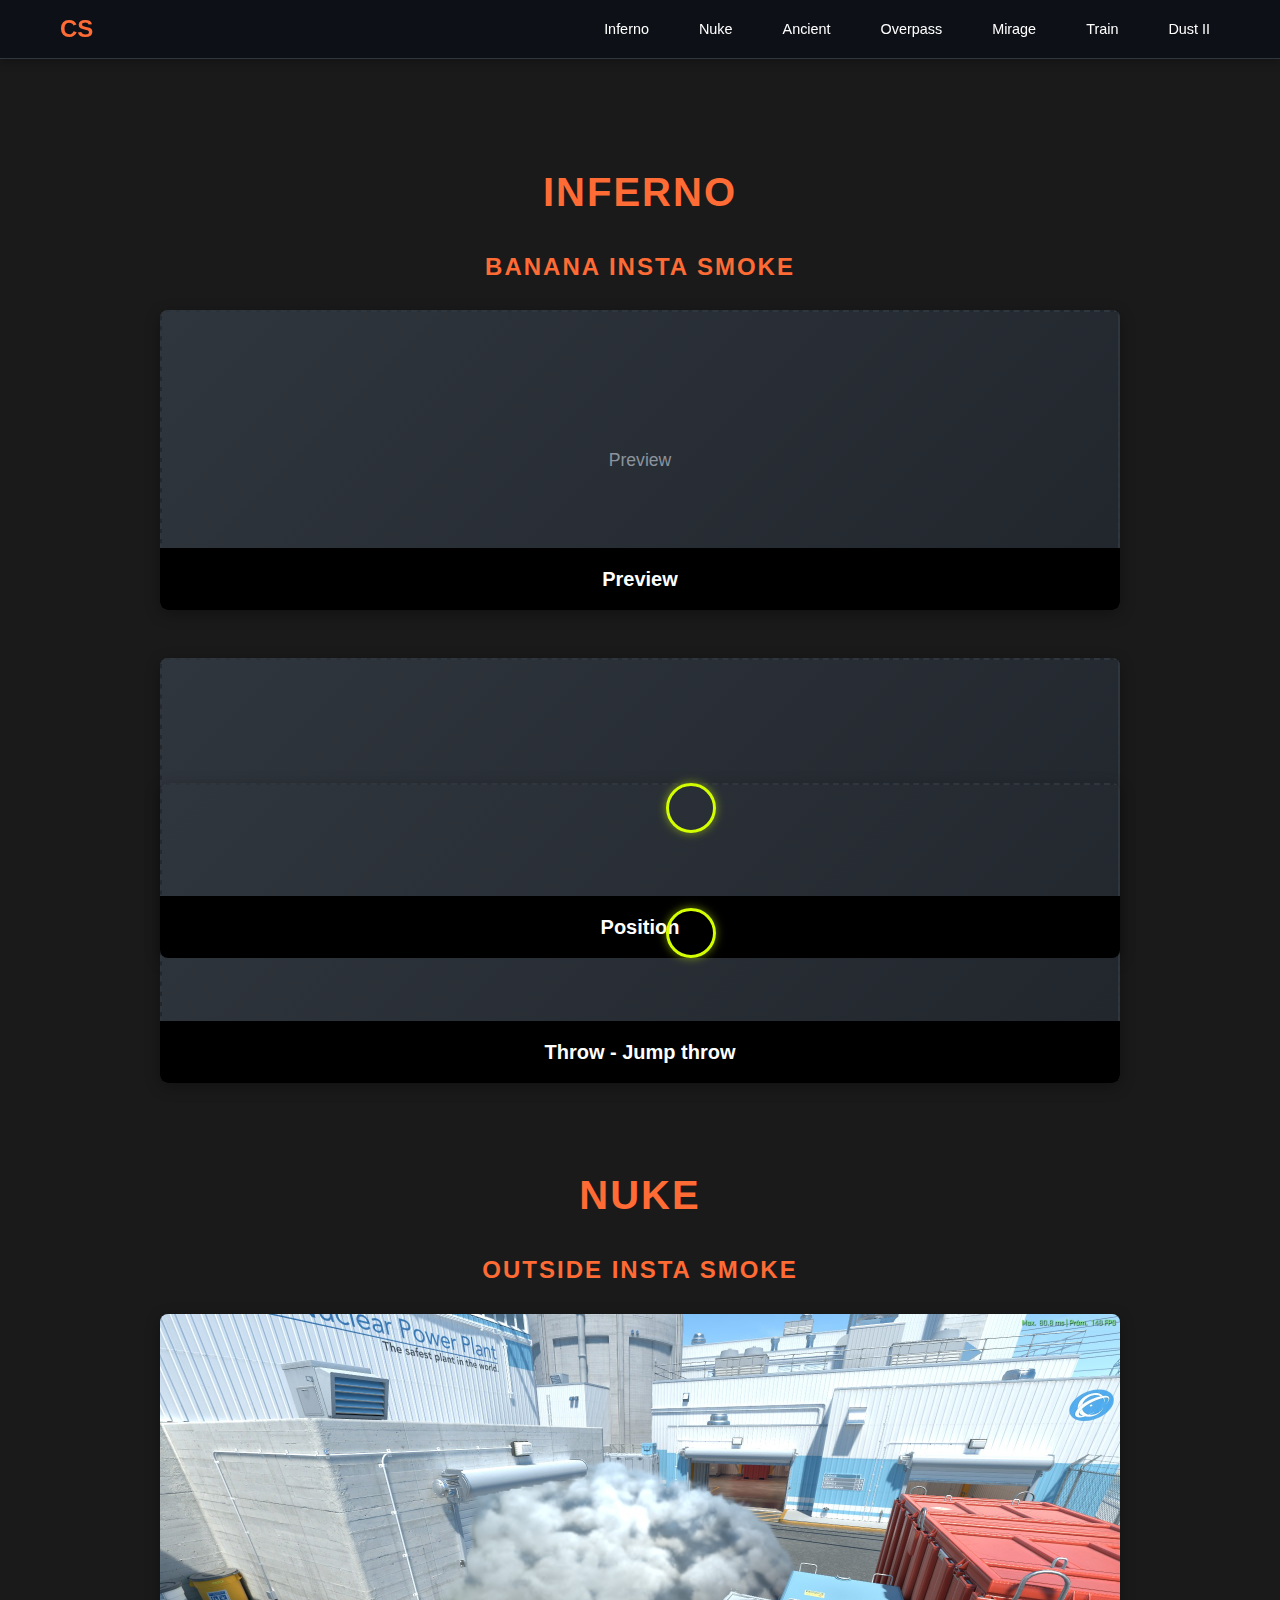
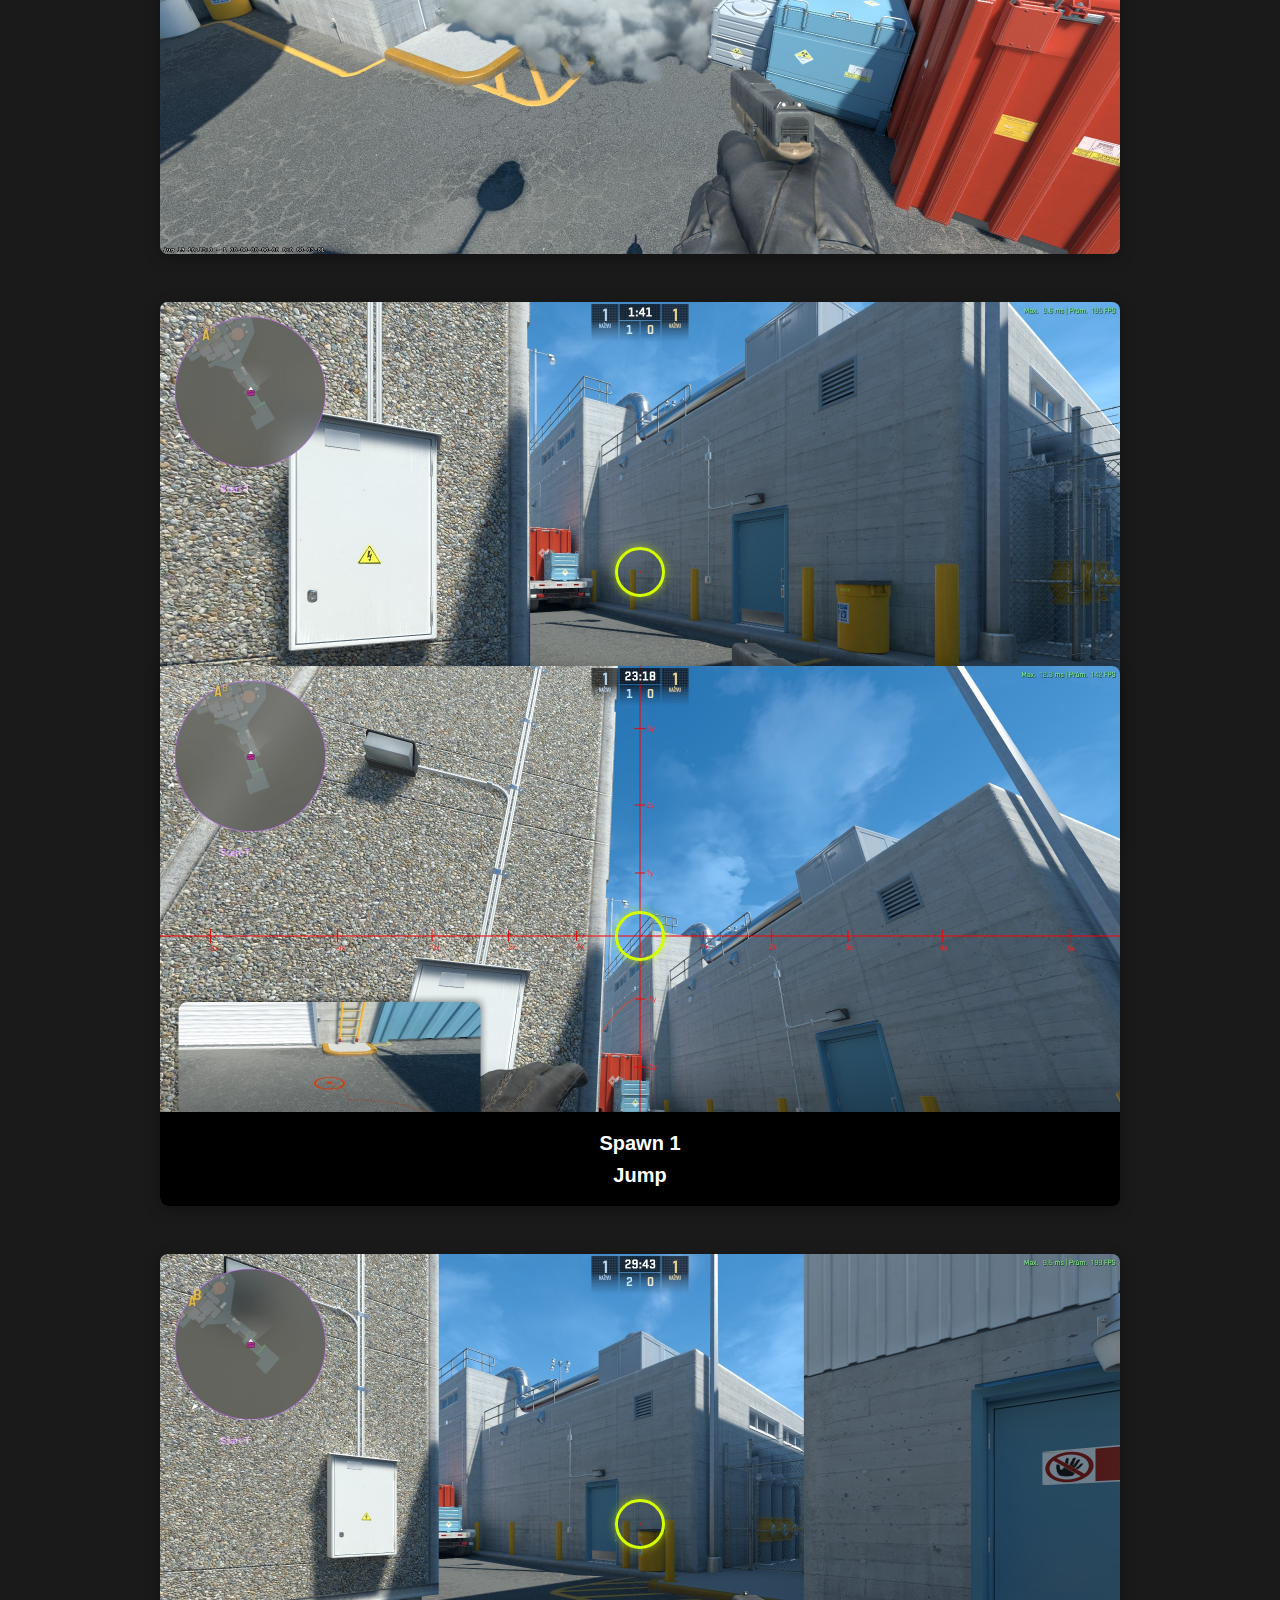
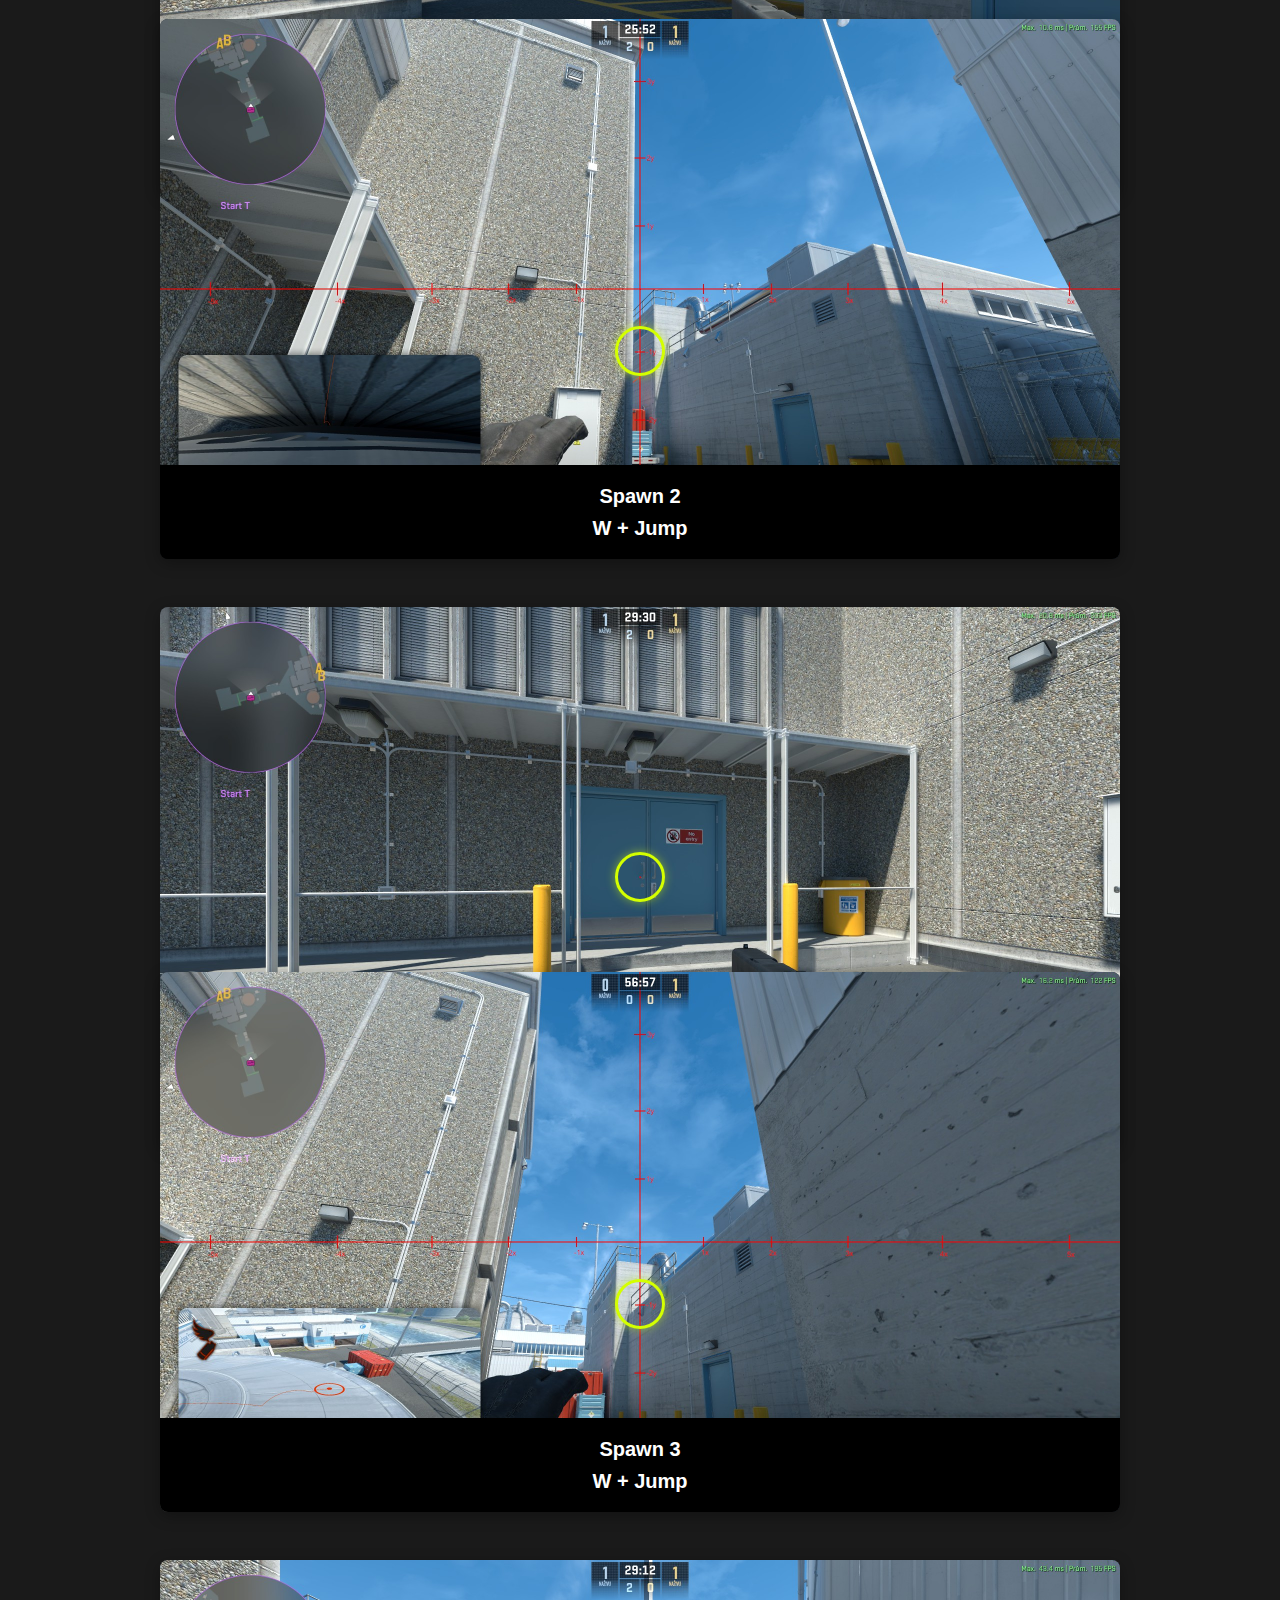
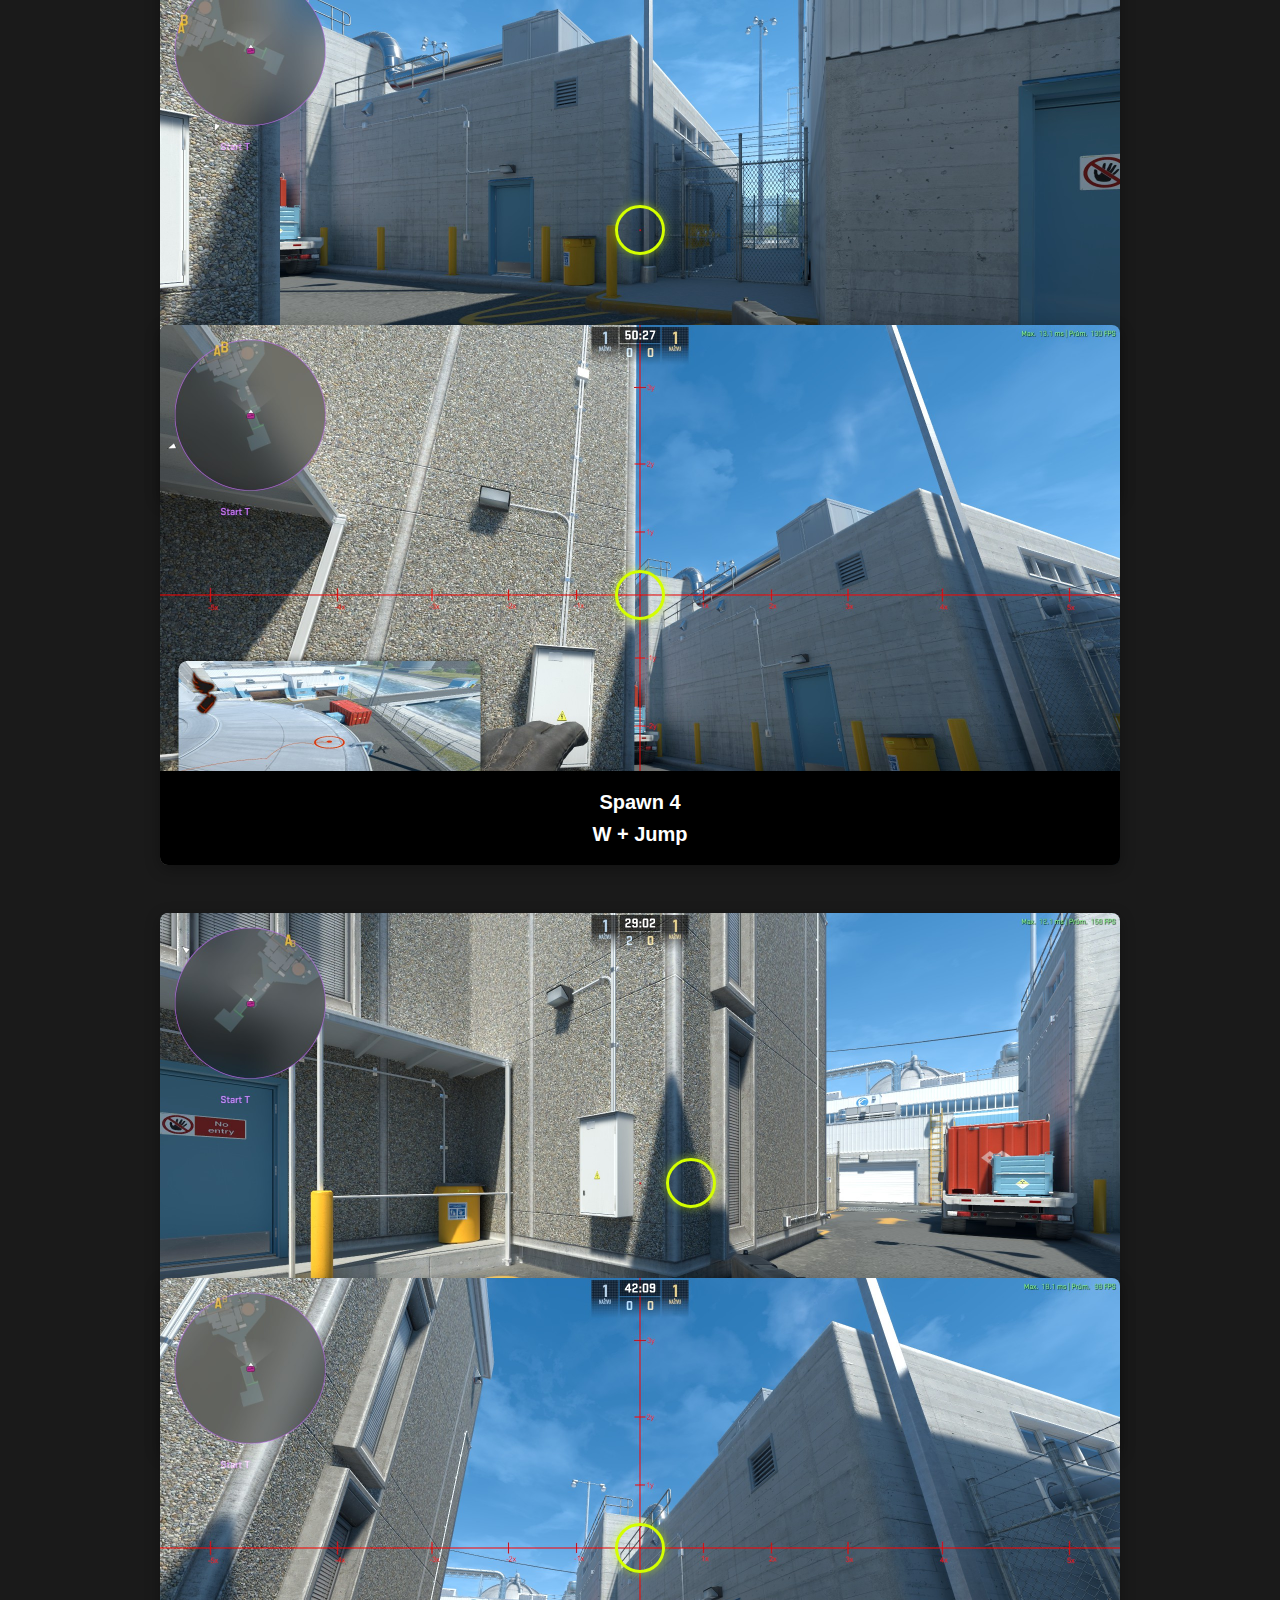
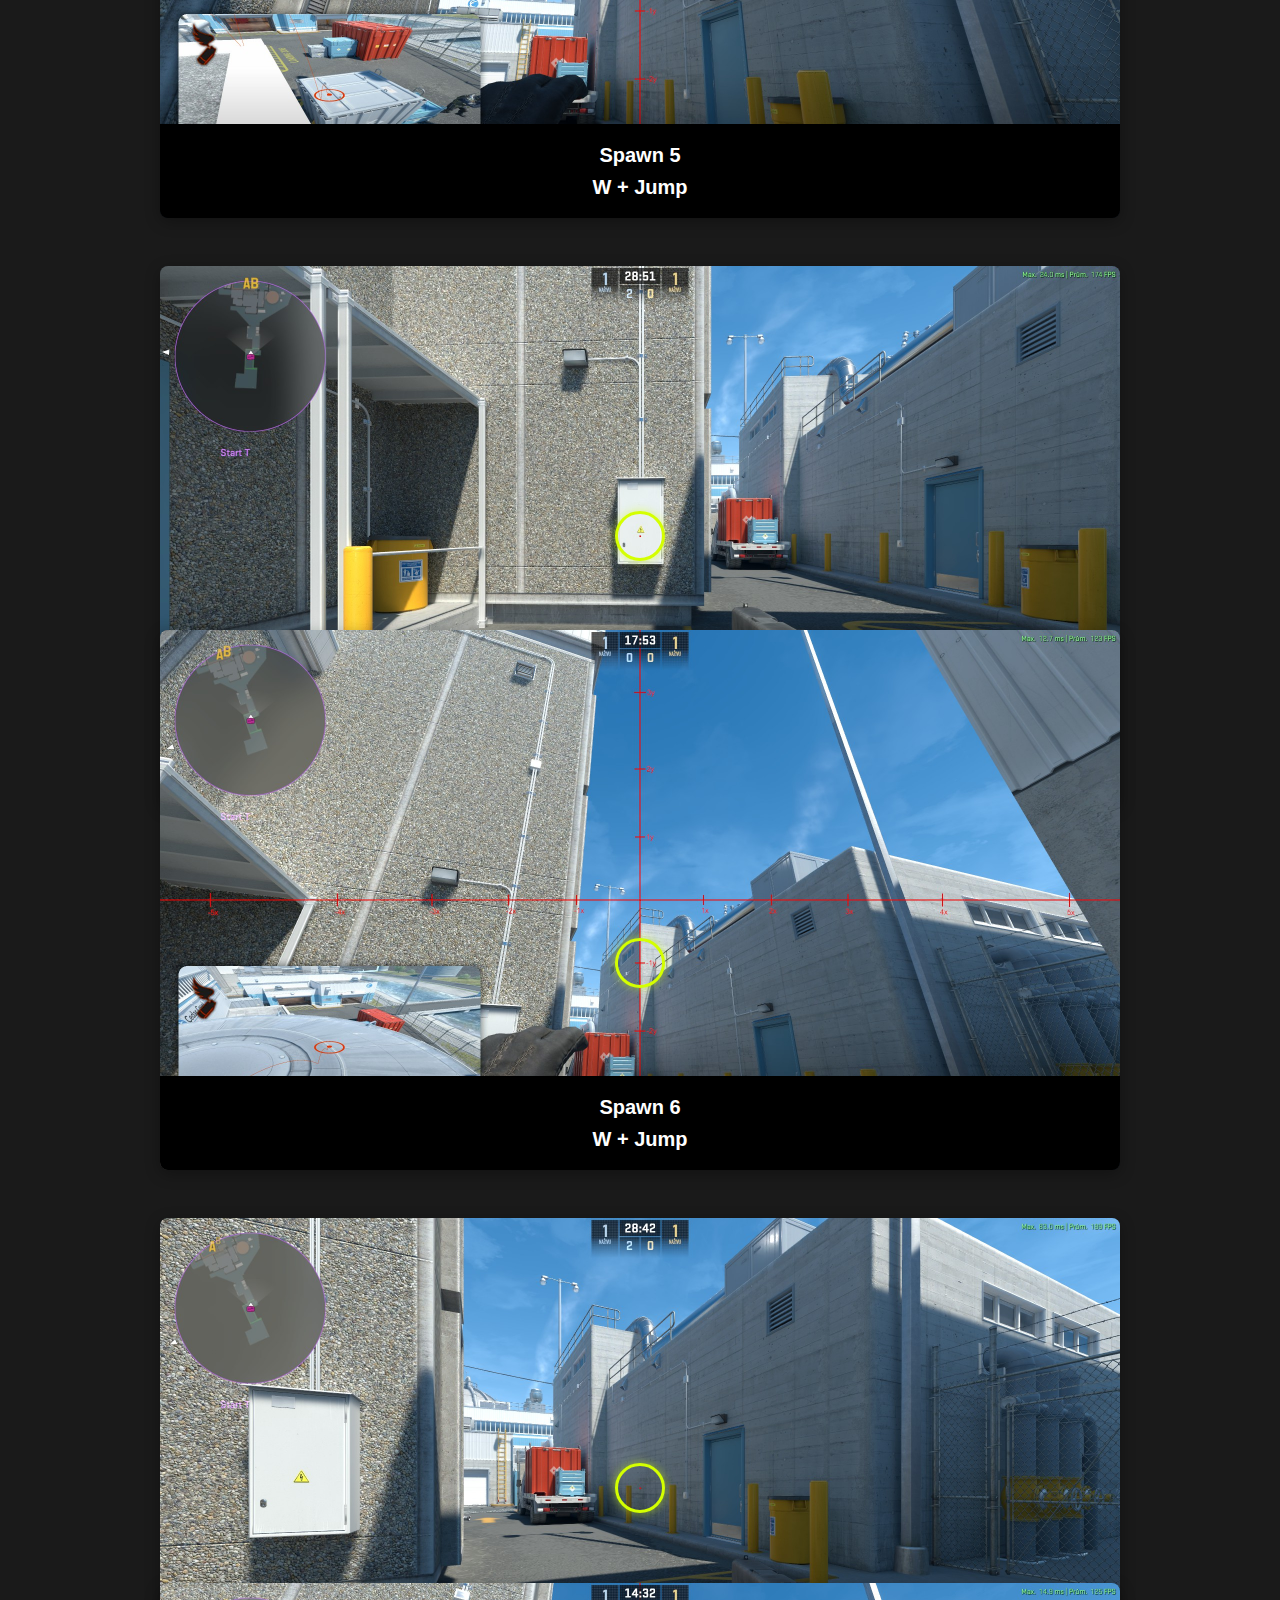
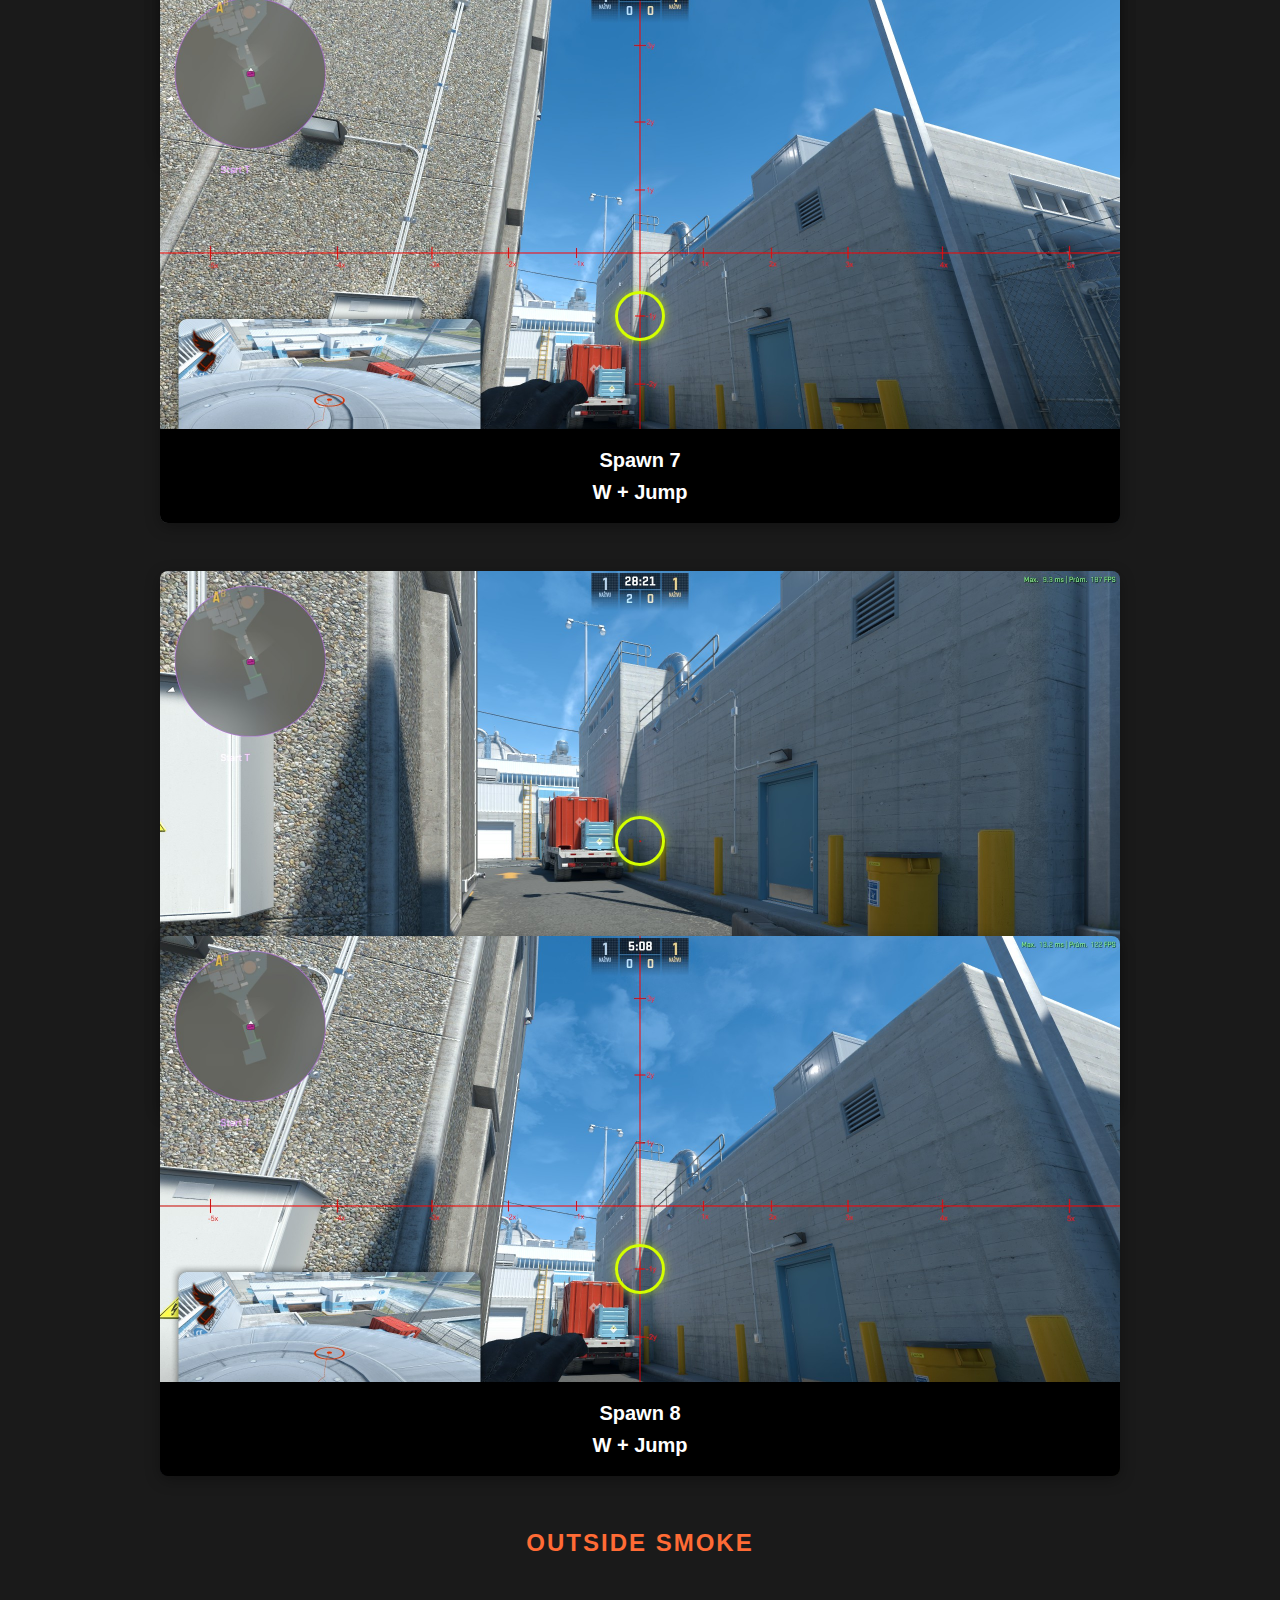
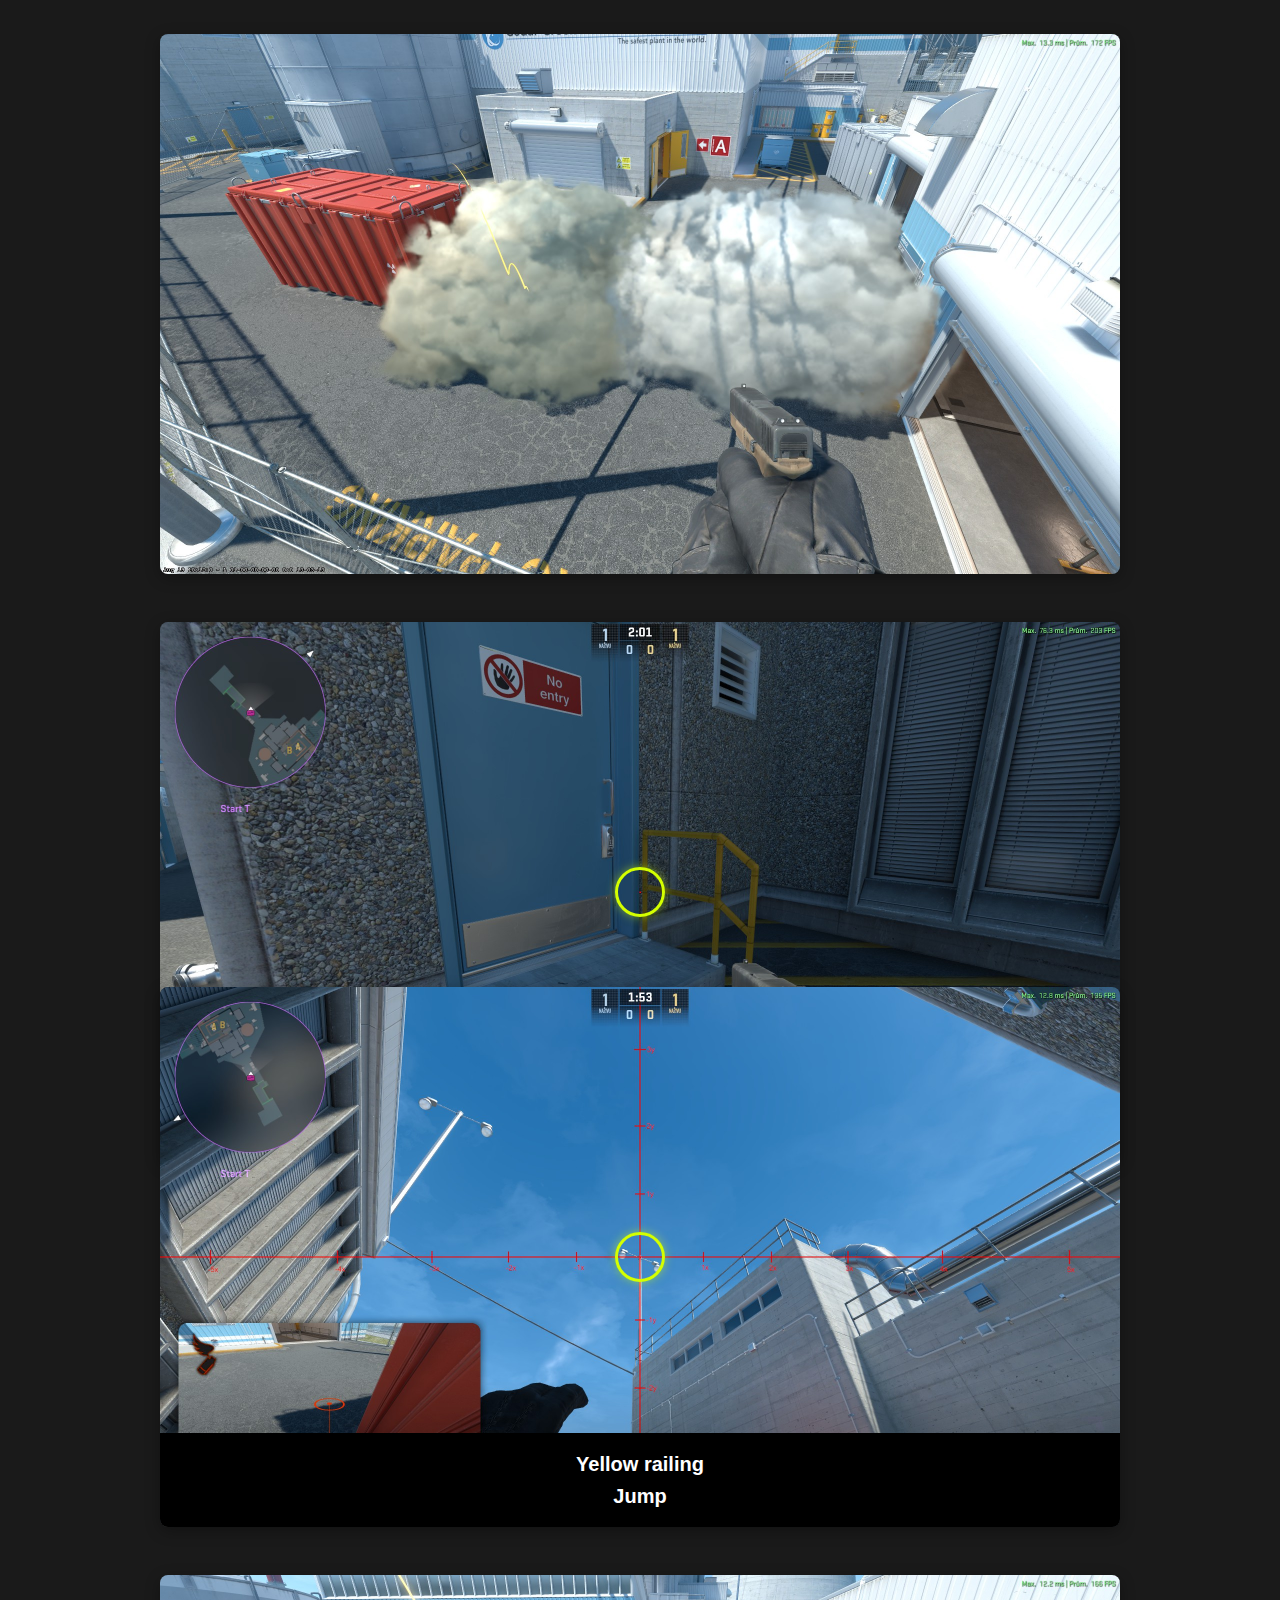
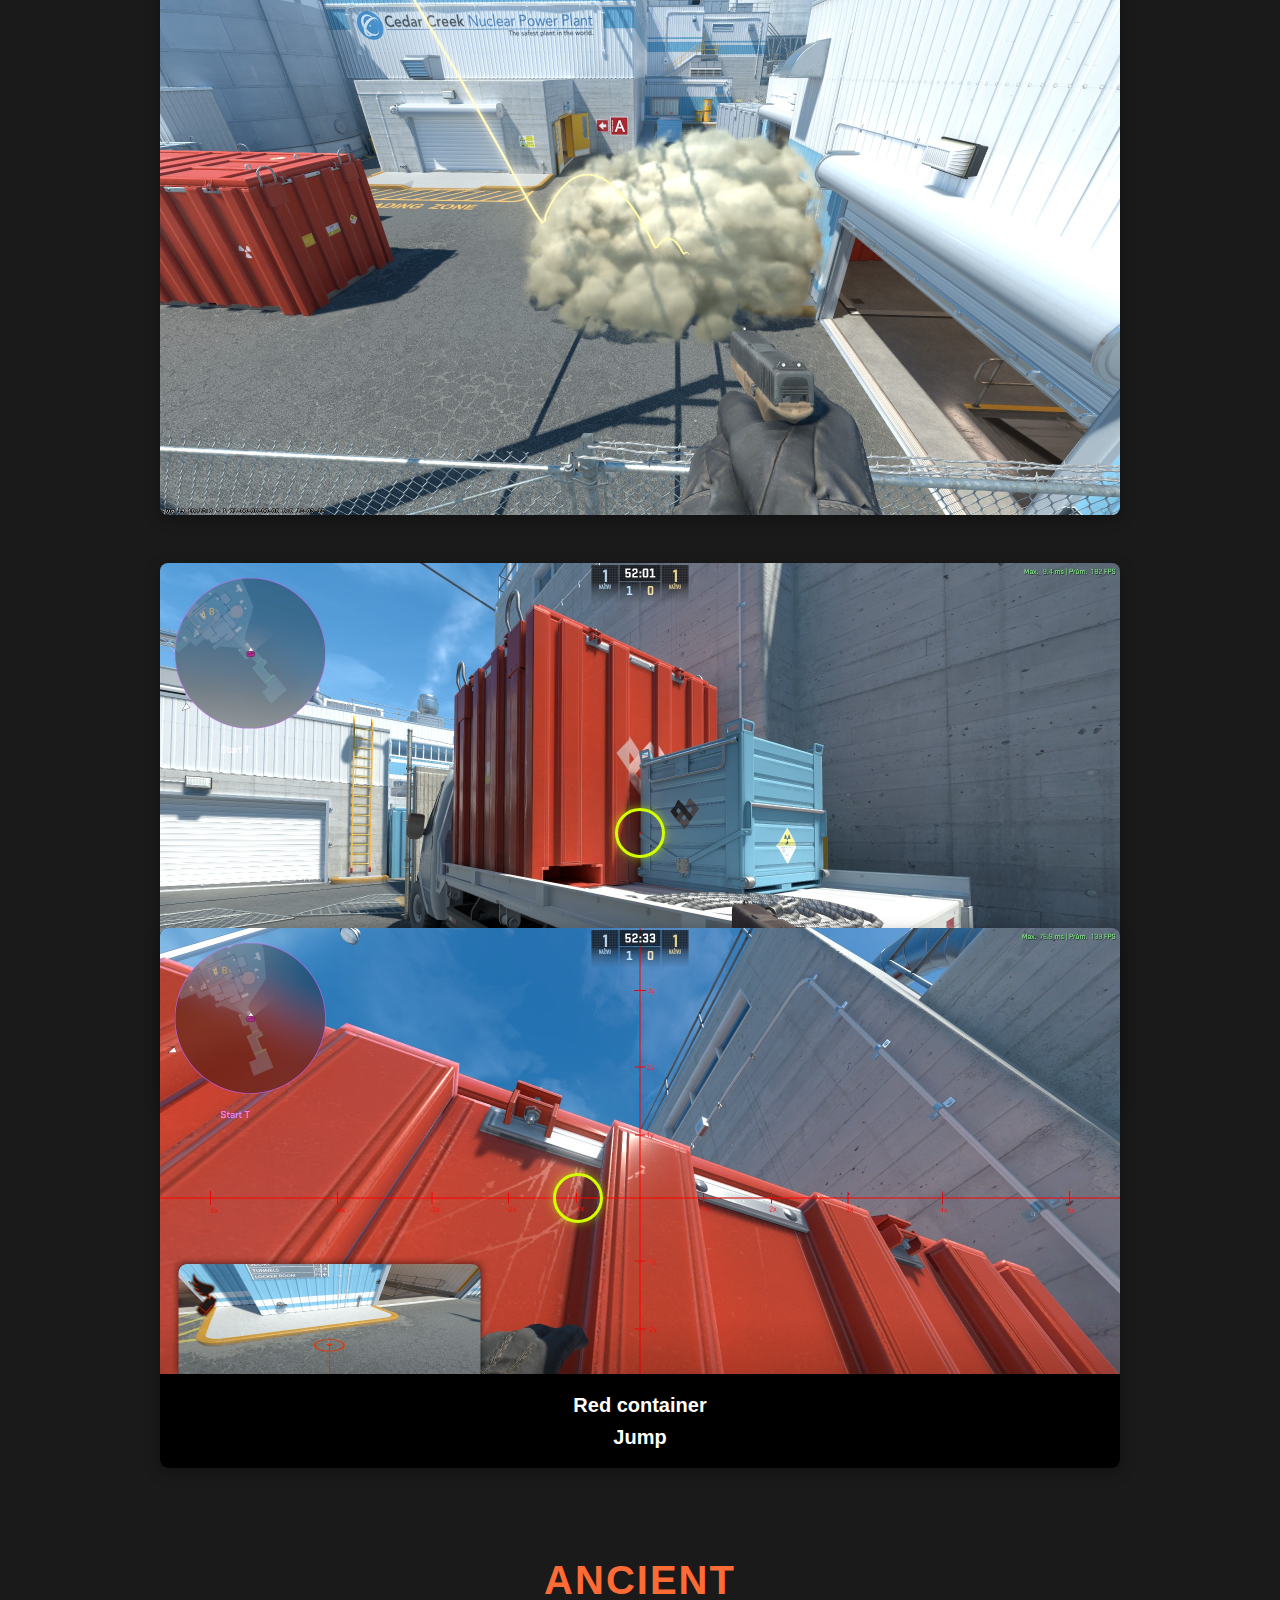
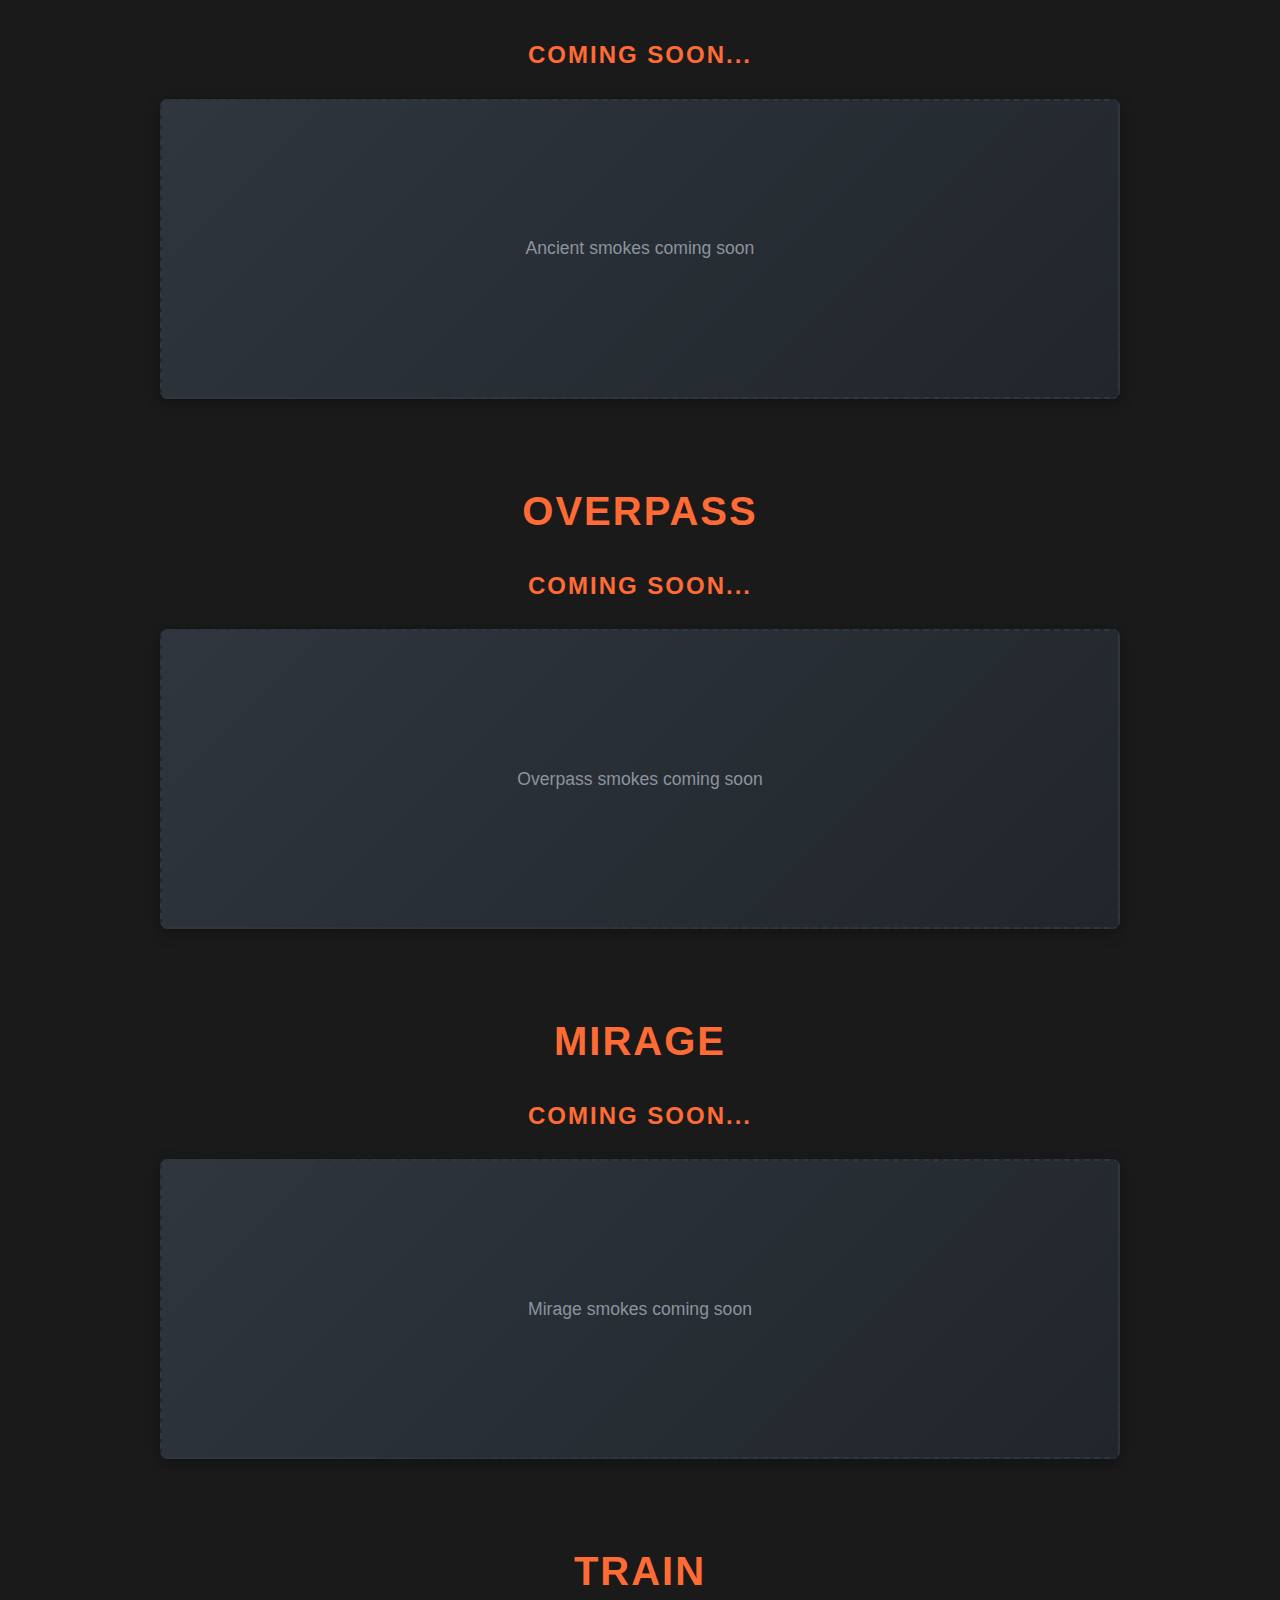
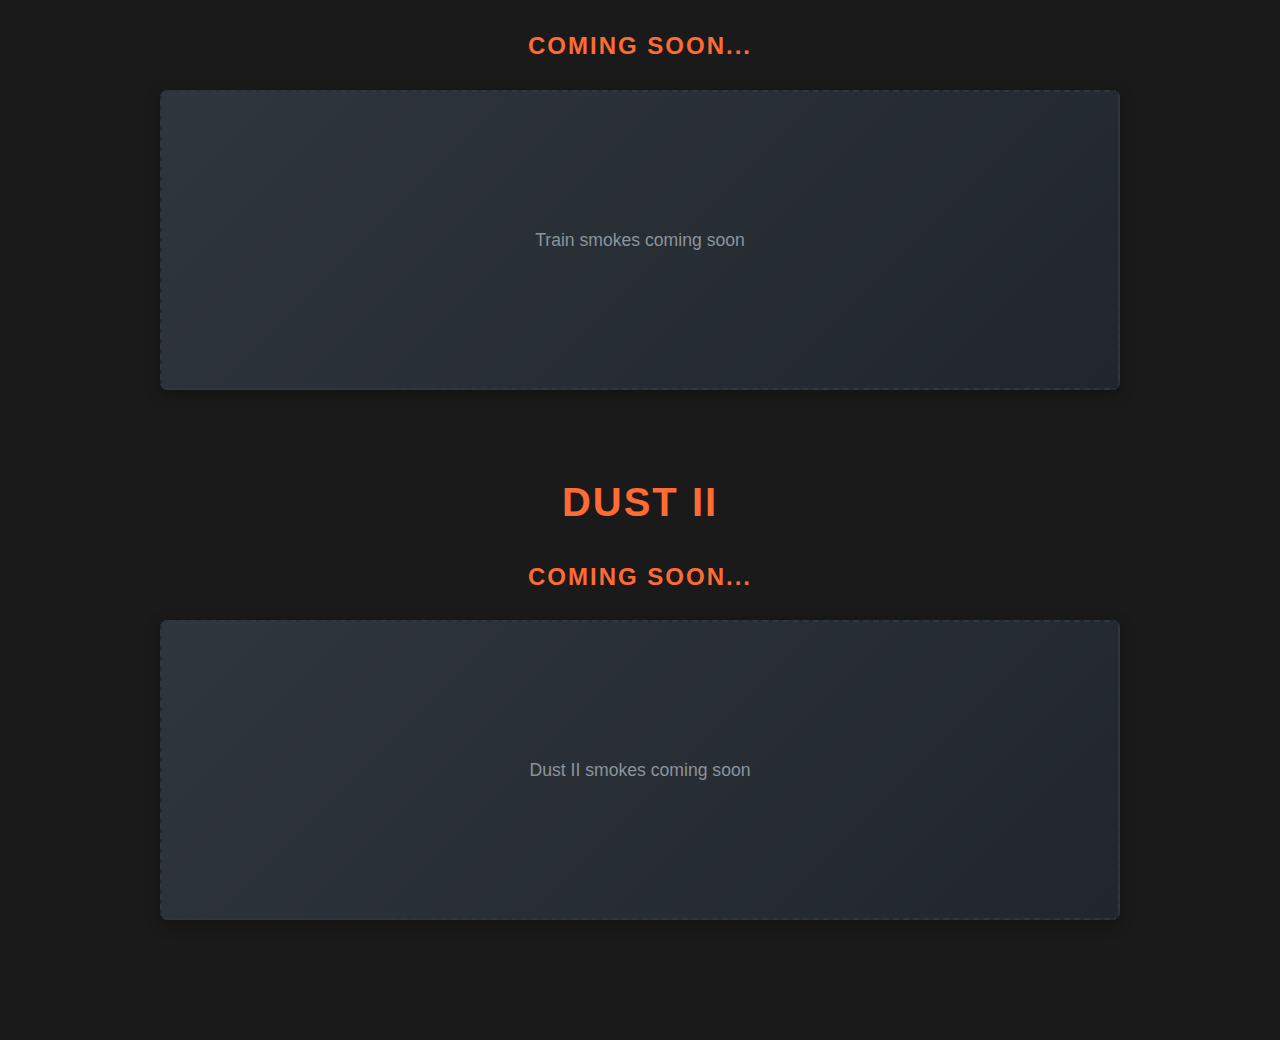
<file: index.html>
<!DOCTYPE html>
<html lang="en">
  <head>
    <meta charset="UTF-8" />
    <meta name="viewport" content="width=device-width, initial-scale=1.0" />
    <title>CS Smoke Guide</title>
    <link rel="stylesheet" href="style.css" />
  </head>
  <body>
    <!-- Navigation -->
    <nav class="navbar">
      <div class="nav-container">
        <a href="#" class="logo">CS</a>
        <ul class="nav-links">
          <li><a href="#inferno">Inferno</a></li>
          <li><a href="#nuke">Nuke</a></li>
          <li><a href="#ancient">Ancient</a></li>
          <li><a href="#overpass">Overpass</a></li>
          <li><a href="#mirage">Mirage</a></li>
          <li><a href="#train">Train</a></li>
          <li><a href="#dust2">Dust II</a></li>
        </ul>
      </div>
    </nav>

    <!-- Main Content -->
    <main class="main-content">
      <div class="container">
        <!-- Inferno Section -->
        <section id="inferno" class="section">
          <h2 class="section-title">Inferno</h2>
          <h3 class="section-title-smoke">Banana insta smoke</h3>

          <div class="image-grid">
            <!-- Smoke 1 - Preview -->
            <div class="image-container">
              <div class="image-wrapper">
                <div class="image-placeholder" data-text="Preview"></div>
                <div class="image-label">Preview</div>
              </div>
            </div>

            <!-- Smoke 1 - Position -->
            <div class="image-container overlap-next">
              <div class="image-wrapper">
                <div class="image-placeholder" data-text="Position"></div>
                <div class="image-label">Position</div>
                <div
                  class="moveable-circle"
                  style="--circle-top: 50%; --circle-left: 55.3%"
                ></div>
              </div>
            </div>

            <!-- Smoke 1 - Throw -->
            <div class="image-container overlapped">
              <div class="image-wrapper">
                <div class="image-placeholder" data-text="Throw"></div>
                <div class="image-label">Throw - Jump throw</div>
                <div
                  class="moveable-circle"
                  style="--circle-top: 50%; --circle-left: 55.3%"
                ></div>
              </div>
            </div>
          </div>
        </section>

        <!-- Nuke Section -->
        <section id="nuke" class="section">
          <h2 class="section-title">Nuke</h2>
          <h3 class="section-title-smoke">Outside insta smoke</h3>

          <div class="image-grid">
            <!-- Smoke 1 - Preview -->
            <div class="image-container">
              <div class="image-wrapper">
                <img src="/Pic/nuke/nuke_0.jpg" alt="Nuke Smoke 1 Preview" />
              </div>
            </div>

            <!-- Smoke 1 - Position -->
            <div class="image-container overlap-next">
              <div class="image-wrapper">
                <img src="/Pic/nuke/nuke_1.jpg" alt="Nuke Smoke 1 Position" />

                <div
                  class="moveable-circle"
                  style="--circle-top: 50%; --circle-left: 50%"
                ></div>
              </div>
            </div>

            <!-- Smoke 1 - Throw -->
            <div class="image-container overlapped">
              <div class="image-wrapper">
                <img src="/Pic/nuke/Nuke1_1.jpg" alt="Nuke Smoke 1 Throw" />
                <div class="image-label">Spawn 1 <br />Jump</div>
                <div
                  class="moveable-circle"
                  style="--circle-top: 50%; --circle-left: 50%"
                ></div>
              </div>
            </div>

            <!-- Smoke 2 - Position -->
            <div class="image-container overlap-next">
              <div class="image-wrapper">
                <img src="/Pic/nuke/nuke_2.jpg" alt="Nuke Smoke 2 Position" />

                <div
                  class="moveable-circle"
                  style="--circle-top: 50%; --circle-left: 50%"
                ></div>
              </div>
            </div>

            <!-- Smoke 2 - Throw -->
            <div class="image-container overlapped">
              <div class="image-wrapper">
                <img src="/Pic/nuke/nuke_2_2.jpg" alt="Nuke Smoke 2 Throw" />
                <div class="image-label">
                  Spawn 2 <br />
                  W + Jump
                </div>
                <div
                  class="moveable-circle"
                  style="--circle-top: 61.5%; --circle-left: 50%"
                ></div>
              </div>
            </div>

            <!-- Smoke 3 - Position -->
            <div class="image-container overlap-next">
              <div class="image-wrapper">
                <img src="/Pic/nuke/nuke_3.jpg" alt="Nuke Smoke 3 Position" />

                <div
                  class="moveable-circle"
                  style="--circle-top: 50%; --circle-left: 50%"
                ></div>
              </div>
            </div>

            <!-- Smoke 3- Throw -->
            <div class="image-container overlapped">
              <div class="image-wrapper">
                <img src="/Pic/nuke/nuke_3_3.jpg" alt="Nuke Smoke 3 Throw" />
                <div class="image-label">
                  Spawn 3 <br />
                  W + Jump
                </div>
                <div
                  class="moveable-circle"
                  style="--circle-top: 61.5%; --circle-left: 50%"
                ></div>
              </div>
            </div>

            <!-- Smoke 4 - Position -->
            <div class="image-container overlap-next">
              <div class="image-wrapper">
                <img src="/Pic/nuke/nuke_4.jpg" alt="Nuke Smoke 4 Position" />
                <div
                  class="moveable-circle"
                  style="--circle-top: 50%; --circle-left: 50%"
                ></div>
              </div>
            </div>

            <!-- Smoke 4 - Throw -->
            <div class="image-container overlapped">
              <div class="image-wrapper">
                <img src="/Pic/nuke/nuke_4_4.jpg" alt="Nuke Smoke 4 Throw" />
                <div class="image-label">
                  Spawn 4 <br />
                  W + Jump
                </div>
                <div
                  class="moveable-circle"
                  style="--circle-top: 50%; --circle-left: 50%"
                ></div>
              </div>
            </div>

            <!-- Smoke 5 - Position -->
            <div class="image-container overlap-next">
              <div class="image-wrapper">
                <img src="/Pic/nuke/nuke_5.jpg" alt="Nuke Smoke 5 Position" />
                <div
                  class="moveable-circle"
                  style="--circle-top: 50%; --circle-left: 55.3%"
                ></div>
              </div>
            </div>

            <!-- Smoke 5 - Throw -->
            <div class="image-container overlapped">
              <div class="image-wrapper">
                <img src="/Pic/nuke/nuke_5_5.jpg" alt="Nuke Smoke 5 Throw" />
                <div class="image-label">
                  Spawn 5 <br />
                  W + Jump
                </div>
                <div
                  class="moveable-circle"
                  style="--circle-top: 50%; --circle-left: 50%"
                ></div>
              </div>
            </div>

            <!-- Smoke 6 - Position -->
            <div class="image-container overlap-next">
              <div class="image-wrapper">
                <img src="Pic/nuke/nuke_6.jpg" alt="Nuke Smoke 6 Position" />
                <div
                  class="moveable-circle"
                  style="--circle-top: 50%; --circle-left: 50%"
                ></div>
              </div>
            </div>

            <!-- Smoke 6 - Throw -->
            <div class="image-container overlapped">
              <div class="image-wrapper">
                <img src="/Pic/nuke/nuke_6_6.jpg" alt="Nuke Smoke 6 Throw" />
                <div class="image-label">
                  Spawn 6 <br />
                  W + Jump
                </div>
                <div
                  class="moveable-circle"
                  style="--circle-top: 61.6%; --circle-left: 50%"
                ></div>
              </div>
            </div>

            <!-- Smoke 7 - Position -->
            <div class="image-container overlap-next">
              <div class="image-wrapper">
                <img src="Pic/nuke/nuke_7.jpg" alt="Nuke Smoke 7 Position" />

                <div
                  class="moveable-circle"
                  style="--circle-top: 50%; --circle-left: 50%"
                ></div>
              </div>
            </div>

            <!-- Smoke 7 - Throw -->

            <div class="image-container overlapped">
              <div class="image-wrapper">
                <img src="/Pic/nuke/nuke_7_7.jpg" alt="Nuke Smoke 7 Throw" />
                <div class="image-label">
                  Spawn 7 <br />
                  W + Jump
                </div>
                <div
                  class="moveable-circle"
                  style="--circle-top: 61.6%; --circle-left: 50%"
                ></div>
              </div>
            </div>

            <!-- Smoke 8 - Position -->
            <div class="image-container overlap-next">
              <div class="image-wrapper">
                <img src="Pic/nuke/nuke_8.jpg" alt="Nuke Smoke 8 Position" />
                <div
                  class="moveable-circle"
                  style="--circle-top: 50%; --circle-left: 50%"
                ></div>
              </div>
            </div>

            <!-- Smoke 8 - Throw -->
            <div class="image-container overlapped">
              <div class="image-wrapper">
                <img src="/Pic/nuke/nuke_8_8.jpg" alt="Nuke Smoke 8 Throw" />
                <div class="image-label">
                  Spawn 8 <br />
                  W + Jump
                </div>
                <div
                  class="moveable-circle"
                  style="--circle-top: 61.6%; --circle-left: 50%"
                ></div>
              </div>
            </div>

            <h3 class="section-title-smoke">Outside smoke</h3>
            <div class="image-container">
              <div class="image-wrapper">
                <img src="/Pic/nuke/nuke_9_1.jpg" alt="Nuke Smoke 1 Preview" />
              </div>
            </div>

            <!-- Smoke 9 - Position -->
            <div class="image-container overlap-next">
              <div class="image-wrapper">
                <img src="Pic/nuke/nuke_9.jpg" alt="Nuke Smoke 8 Position" />
                <div
                  class="moveable-circle"
                  style="--circle-top: 50%; --circle-left: 50%"
                ></div>
              </div>
            </div>

            <!-- Smoke 9 - Throw -->
            <div class="image-container overlapped">
              <div class="image-wrapper">
                <img src="/Pic/nuke/nuke_9_9.jpg" alt="Nuke Smoke 8 Throw" />
                <div class="image-label">
                  Yellow railing <br />
                  Jump
                </div>
                <div
                  class="moveable-circle"
                  style="--circle-top: 50%; --circle-left: 50%"
                ></div>
              </div>
            </div>

            <!-- Smoke 10 - Preview -->
            <div class="image-container">
              <div class="image-wrapper">
                <img src="/Pic/nuke/nuke_10_1.jpg" alt="Nuke Smoke 1 Preview" />
              </div>
            </div>

            <!-- Smoke 10 - Position -->
            <div class="image-container overlap-next">
              <div class="image-wrapper">
                <img src="Pic/nuke/nuke_10.jpg" alt="Nuke Smoke 8 Position" />
                <div
                  class="moveable-circle"
                  style="--circle-top: 50%; --circle-left: 50%"
                ></div>
              </div>
            </div>

            <!-- Smoke 10 - Throw -->
            <div class="image-container overlapped">
              <div class="image-wrapper">
                <img src="/Pic/nuke/nuke_10_10.jpg" alt="Nuke Smoke 8 Throw" />
                <div class="image-label">
                  Red container <br />
                  Jump
                </div>
                <div
                  class="moveable-circle"
                  style="--circle-top: 50%; --circle-left: 43.5%"
                ></div>
              </div>
            </div>
          </div>
        </section>

        <!-- Ancient Section - Template for future maps -->
        <section id="ancient" class="section">
          <h2 class="section-title">Ancient</h2>
          <h3 class="section-title-smoke">Coming soon...</h3>
          <div class="image-grid">
            <div class="image-container">
              <div class="image-wrapper">
                <div
                  class="image-placeholder"
                  data-text="Ancient smokes coming soon"
                ></div>
              </div>
            </div>
          </div>
        </section>

        <!-- Overpass Section - Template for future maps -->
        <section id="overpass" class="section">
          <h2 class="section-title">Overpass</h2>
          <h3 class="section-title-smoke">Coming soon...</h3>
          <div class="image-grid">
            <div class="image-container">
              <div class="image-wrapper">
                <div
                  class="image-placeholder"
                  data-text="Overpass smokes coming soon"
                ></div>
              </div>
            </div>
          </div>
        </section>

        <!-- Mirage Section - Template for future maps -->
        <section id="mirage" class="section">
          <h2 class="section-title">Mirage</h2>
          <h3 class="section-title-smoke">Coming soon...</h3>
          <div class="image-grid">
            <div class="image-container">
              <div class="image-wrapper">
                <div
                  class="image-placeholder"
                  data-text="Mirage smokes coming soon"
                ></div>
              </div>
            </div>
          </div>
        </section>

        <!-- Train Section - Template for future maps -->
        <section id="train" class="section">
          <h2 class="section-title">Train</h2>
          <h3 class="section-title-smoke">Coming soon...</h3>
          <div class="image-grid">
            <div class="image-container">
              <div class="image-wrapper">
                <div
                  class="image-placeholder"
                  data-text="Train smokes coming soon"
                ></div>
              </div>
            </div>
          </div>
        </section>

        <!-- Dust II Section - Template for future maps -->
        <section id="dust2" class="section">
          <h2 class="section-title">Dust II</h2>
          <h3 class="section-title-smoke">Coming soon...</h3>
          <div class="image-grid">
            <div class="image-container">
              <div class="image-wrapper">
                <div
                  class="image-placeholder"
                  data-text="Dust II smokes coming soon"
                ></div>
              </div>
            </div>
          </div>
        </section>
      </div>
    </main>
  </body>
</html>
</file>
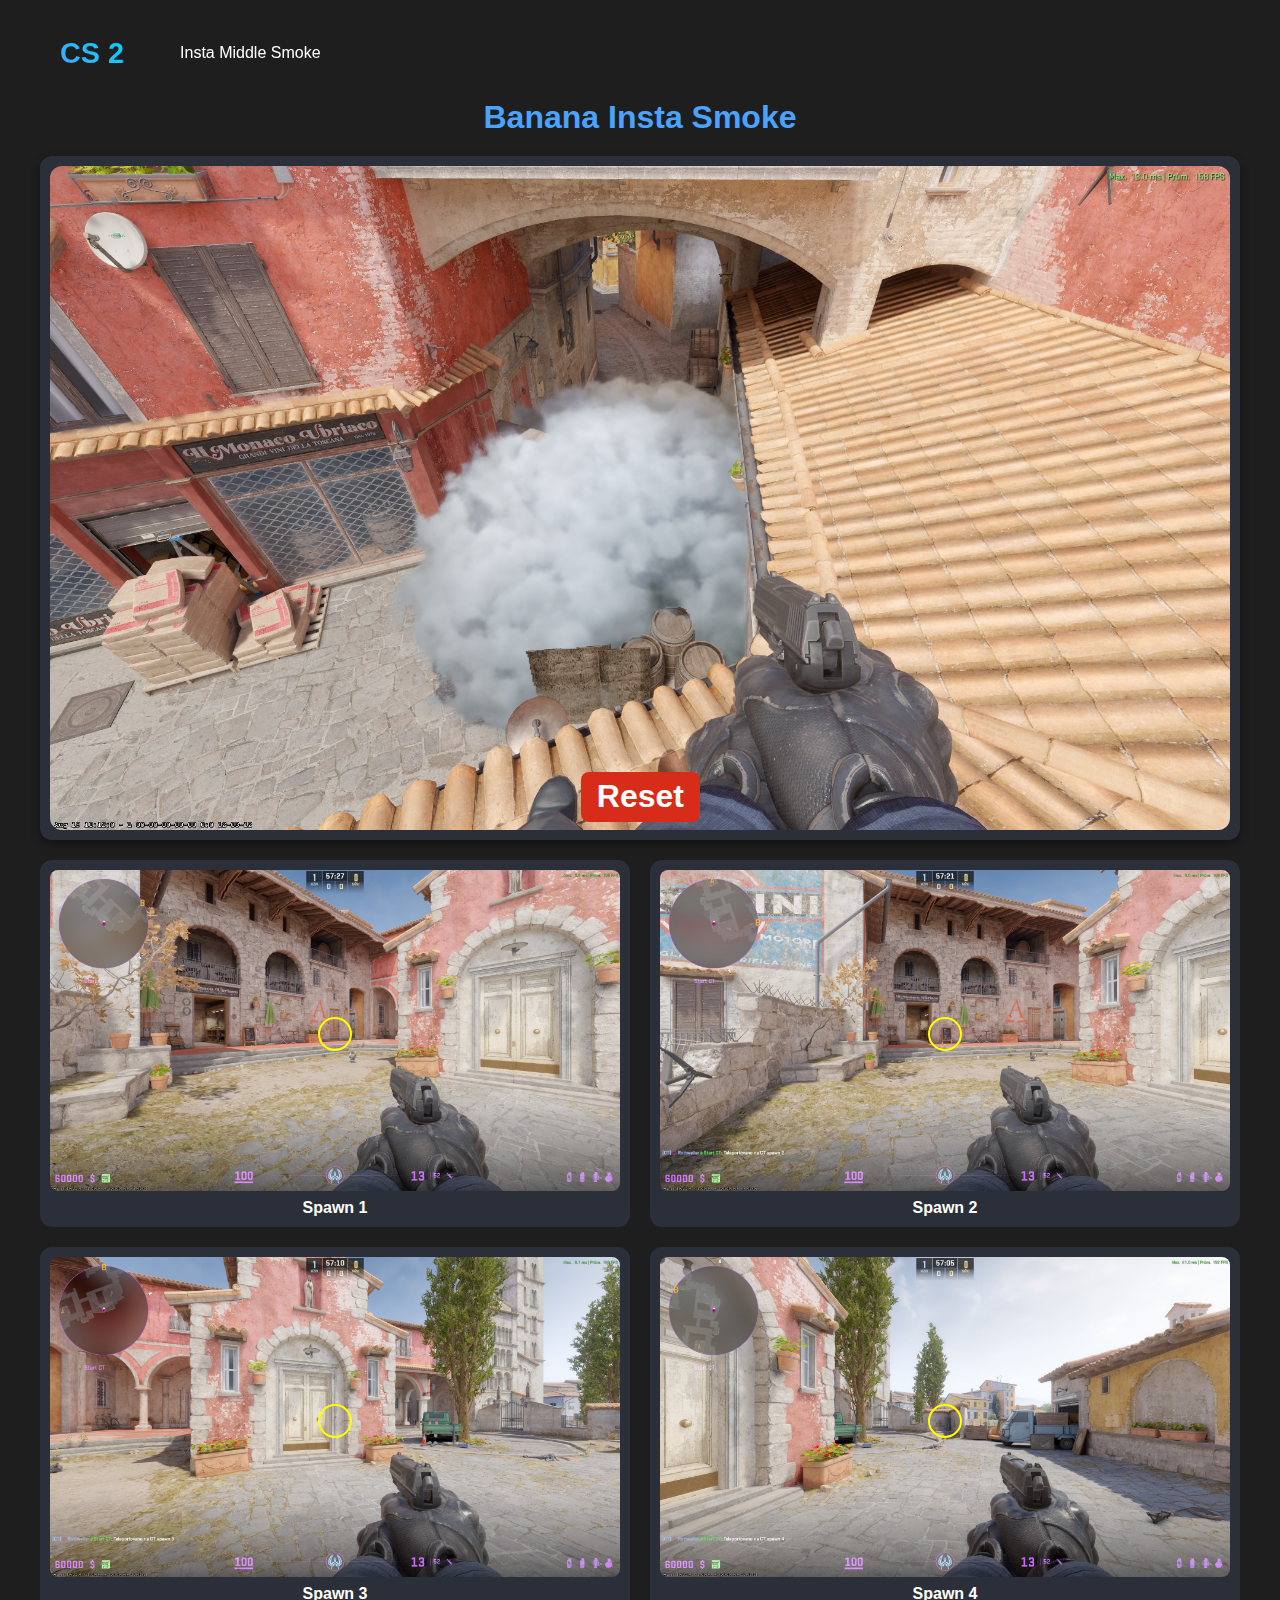
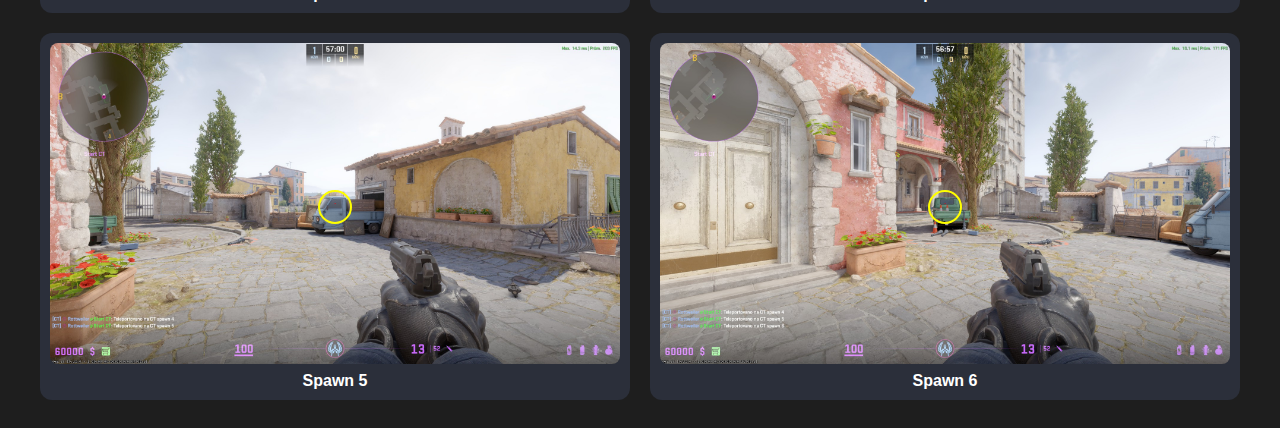
<file: inferno.html>
<!DOCTYPE html>
<html lang="en">
  <head>
    <meta charset="UTF-8" />
    <meta name="viewport" content="width=device-width, initial-scale=1.0" />
    <title>Document</title>
    <link rel="stylesheet" href="style-inferno.css" />
  </head>
  <body>
    <nav class="navbar">
      <div class="nav-container">
        <a href="index.html" class="logo">CS 2</a>
        <ul class="nav-links">
          <li><a href="inferno2.html" class="active">Insta Middle Smoke</a></li>
        </ul>
      </div>
    </nav>

    <div class="container">
      <h1>Banana Insta Smoke</h1>
      <!-- Velký náhled -->
      <div class="preview">
        <img id="mainImage" src="Pic/inferno/inferno_0.jpg" alt="Mid Smoke" />
        <!-- Žluté kolečko na hlavním obrázku -->
        <div id="mainMarker" class="main-marker"></div>
        <button id="resetBtn" onclick="resetImage()">Reset</button>
      </div>
      <!-- 6 náhledů (2 vedle sebe) -->
      <div class="thumbnails">
        <div
          class="thumb"
          onclick="changeImage('Pic/inferno/inferno_1_1.jpg', {top: '58%', left: '48%'}, '1')"
        >
          <img src="Pic/inferno/inferno_1.jpg" alt="Spawn 1" />
          <div class="marker"></div>
          <div class="caption">Spawn 1</div>
        </div>
        <div
          class="thumb"
          onclick="changeImage('Pic/inferno/inferno_2_2.jpg', {top: '47.7%', left: '42%'}, '2')"
        >
          <img src="Pic/inferno/inferno_2.jpg" alt="Spawn 2" />
          <div class="marker"></div>
          <div class="caption">Spawn 2</div>
        </div>
        <div
          class="thumb"
          onclick="changeImage('Pic/inferno/inferno_3_3.jpg', {top: '--top:70%', left: '48.4%'}, '3')"
        >
          <img src="Pic/inferno/inferno_3.jpg" alt="Spawn 3" />
          <div class="marker"></div>
          <div class="caption">Spawn 3</div>
        </div>
        <div
          class="thumb"
          onclick="changeImage('Pic/inferno/inferno_4_4.jpg', {top: '58%', left: '48.3%'}, '4')"
        >
          <img src="Pic/inferno/inferno_4.jpg" alt="Spawn 4" />
          <div class="marker"></div>
          <div class="caption">Spawn 4</div>
        </div>
        <div
          class="thumb"
          onclick="changeImage('Pic/inferno/inferno_5_5.jpg', {top: '84%', left: '48.3%'}, '5')"
        >
          <img src="Pic/inferno/inferno_5.jpg" alt="Spawn 5" />
          <div class="marker"></div>
          <div class="caption">Spawn 5</div>
        </div>
        <div
          class="thumb"
          onclick="changeImage('Pic/inferno/inferno_6_6.jpg', {top: '47%', left: '48.2%'}, '6')"
        >
          <img src="Pic/inferno/inferno_6.jpg" alt="Spawn 6" />
          <div class="marker"></div>
          <div class="caption">Spawn 6</div>
        </div>
      </div>
    </div>
    <script>
      function changeImage(src, markerPosition, spawnNumber) {
        var main = document.getElementById("mainImage");
        var marker = document.getElementById("mainMarker");

        // Změň obrázek
        main.src = src;

        // Nastav data-spawn atribut pro CSS targeting
        marker.setAttribute("data-spawn", spawnNumber);

        // Nastav pozici markeru a zobraz ho
        if (markerPosition) {
          marker.style.top = markerPosition.top;
          marker.style.left = markerPosition.left;
          marker.style.display = "block";
        }

        // Posun k velkému náhledu
        if (main.scrollIntoView) {
          try {
            main.scrollIntoView({ behavior: "smooth" });
          } catch (e) {
            main.scrollIntoView();
          }
        }
      }

      function resetImage() {
        var main = document.getElementById("mainImage");
        var marker = document.getElementById("mainMarker");

        // Resetuj obrázek
        main.src = "Pic/inferno/inferno_0.jpg";

        // Skryj marker
        marker.style.display = "none";
        marker.removeAttribute("data-spawn");
      }
    </script>
  </body>
</html>
</file>
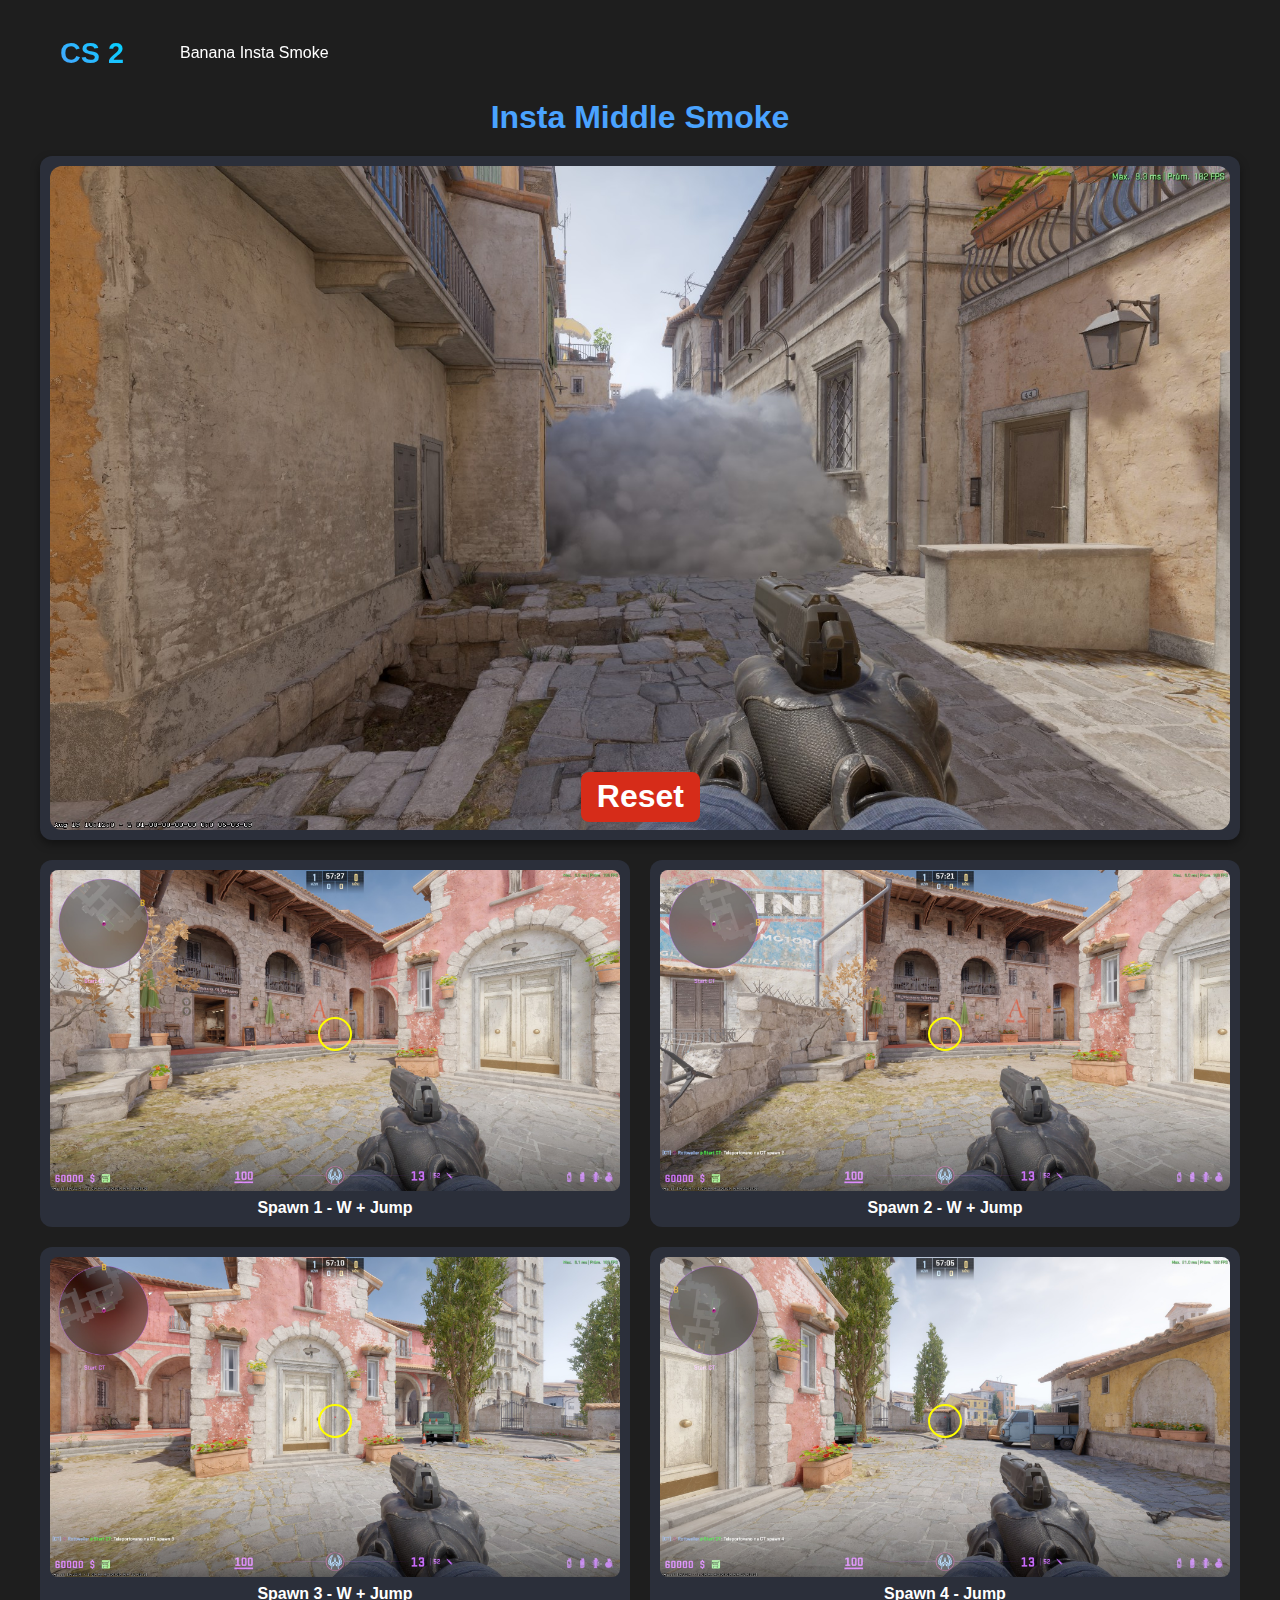
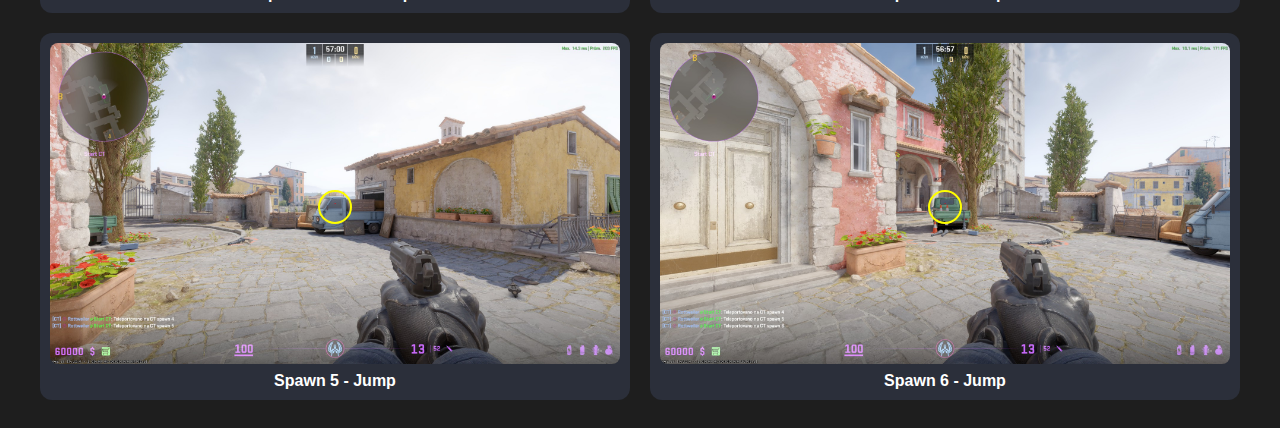
<file: inferno2.html>
<!DOCTYPE html>
<html lang="en">
  <head>
    <meta charset="UTF-8" />
    <meta name="viewport" content="width=device-width, initial-scale=1.0" />
    <title>Document</title>
    <link rel="stylesheet" href="style-inferno.css" />
  </head>
  <body>
    <nav class="navbar">
      <div class="nav-container">
        <a href="index.html" class="logo">CS 2</a>
        <ul class="nav-links">
          <li><a href="inferno.html" class="active">Banana Insta Smoke</a></li>
        </ul>
      </div>
    </nav>

    <div class="container">
      <h1>Insta Middle Smoke</h1>
      <!-- Velký náhled -->
      <div class="preview">
        <img id="mainImage" src="Pic/inferno/inferno_0_0.jpg" alt="Mid Smoke" />
        <!-- Žluté kolečko na hlavním obrázku -->
        <div id="mainMarker" class="main-marker"></div>
        <button id="resetBtn" onclick="resetImage()">Reset</button>
      </div>
      <!-- 6 náhledů (2 vedle sebe) -->
      <div class="thumbnails">
        <div
          class="thumb"
          onclick="changeImage('Pic/inferno/inferno_1_1_1.jpg', {top: '58%', left: '48%'}, '1_1')"
        >
          <img src="Pic/inferno/inferno_1.jpg" alt="Spawn 1" />
          <div class="marker"></div>
          <div class="caption">Spawn 1 - W + Jump</div>
        </div>
        <div
          class="thumb"
          onclick="changeImage('Pic/inferno/inferno_2_2_2.jpg', {top: '47.7%', left: '42%'}, '2_1')"
        >
          <img src="Pic/inferno/inferno_2.jpg" alt="Spawn 2" />
          <div class="marker"></div>
          <div class="caption">Spawn 2 - W + Jump</div>
        </div>
        <div
          class="thumb"
          onclick="changeImage('Pic/inferno/inferno_3_3_3.jpg', {top: '70%', left: '48.4%'}, '3_1')"
        >
          <img src="Pic/inferno/inferno_3.jpg" alt="Spawn 3" />
          <div class="marker"></div>
          <div class="caption">Spawn 3 - W + Jump</div>
        </div>
        <div
          class="thumb"
          onclick="changeImage('Pic/inferno/inferno_4_4_4.jpg', {top: '58%', left: '48.3%'}, '4_1')"
        >
          <img src="Pic/inferno/inferno_4.jpg" alt="Spawn 4" />
          <div class="marker"></div>
          <div class="caption">Spawn 4 - Jump</div>
        </div>
        <div
          class="thumb"
          onclick="changeImage('Pic/inferno/inferno_5_5_5.jpg', {top: '84%', left: '48.3%'}, '5_1')"
        >
          <img src="Pic/inferno/inferno_5.jpg" alt="Spawn 5" />
          <div class="marker"></div>
          <div class="caption">Spawn 5 - Jump</div>
        </div>
        <div
          class="thumb"
          onclick="changeImage('Pic/inferno/inferno_6_6_6.jpg', {top: '47%', left: '48.2%'}, '6_1')"
        >
          <img src="Pic/inferno/inferno_6.jpg" alt="Spawn 6" />
          <div class="marker"></div>
          <div class="caption">Spawn 6 - Jump</div>
        </div>
      </div>
    </div>
    <script>
      function changeImage(src, markerPosition, spawnNumber) {
        var main = document.getElementById("mainImage");
        var marker = document.getElementById("mainMarker");

        // Změň obrázek
        main.src = src;

        // Nastav data-spawn atribut pro CSS targeting
        marker.setAttribute("data-spawn", spawnNumber);

        // Nastav pozici markeru a zobraz ho
        if (markerPosition) {
          marker.style.top = markerPosition.top;
          marker.style.left = markerPosition.left;
          marker.style.display = "block";
        }

        // Posun k velkému náhledu
        if (main.scrollIntoView) {
          try {
            main.scrollIntoView({ behavior: "smooth" });
          } catch (e) {
            main.scrollIntoView();
          }
        }
      }

      function resetImage() {
        var main = document.getElementById("mainImage");
        var marker = document.getElementById("mainMarker");

        // Resetuj obrázek
        main.src = "Pic/inferno/inferno_0_0.jpg";

        // Skryj marker a odstraň data-spawn atribut
        marker.style.display = "none";
        marker.removeAttribute("data-spawn");
      }
    </script>
  </body>
</html>
</file>
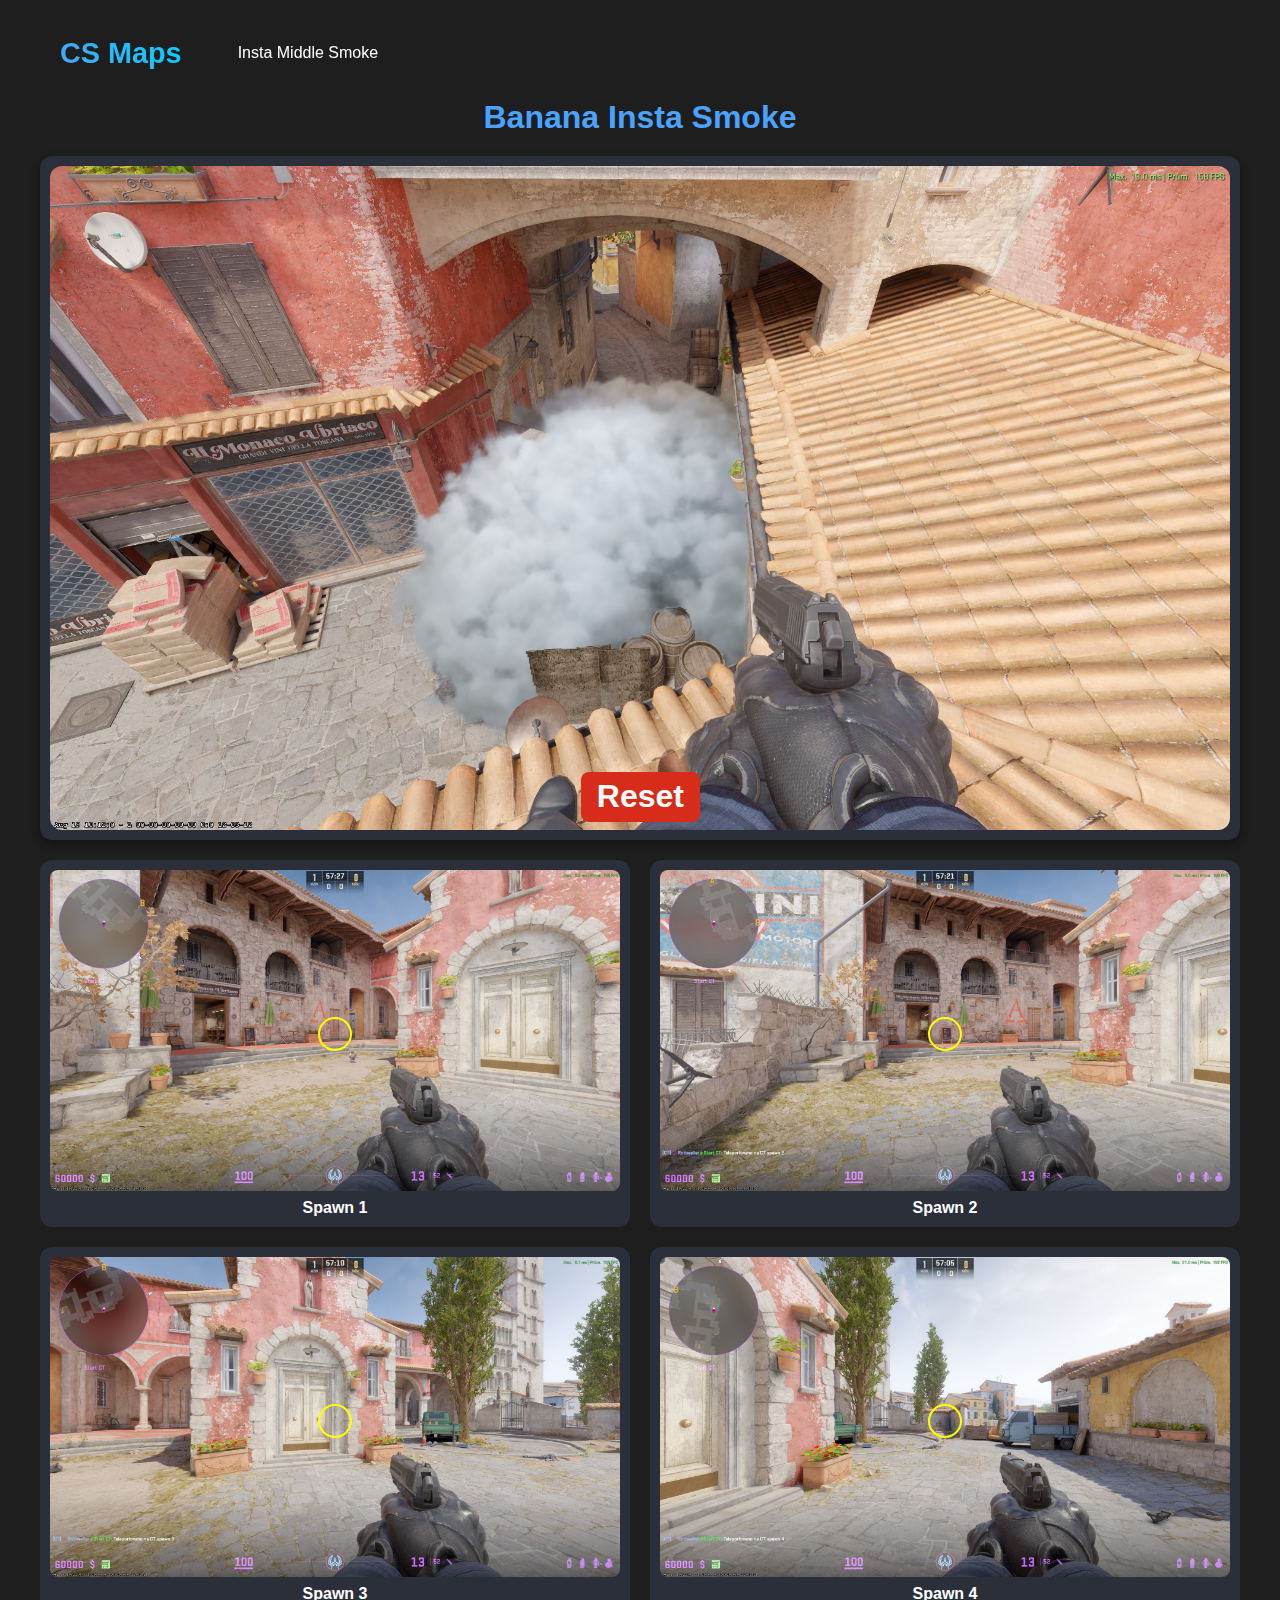
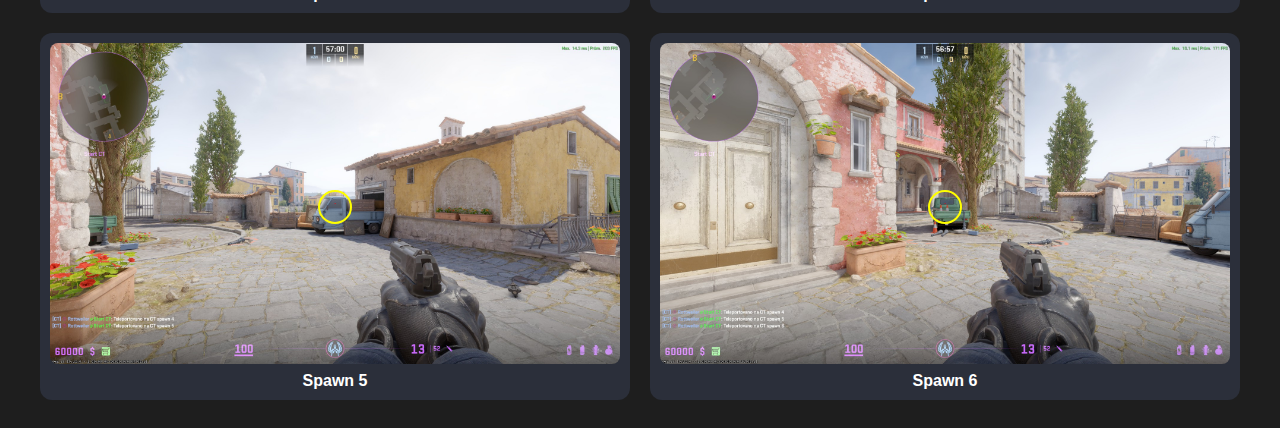
<file: Inferno/Banana.html>
<!DOCTYPE html>
<html lang="en">
  <head>
    <meta charset="UTF-8" />
    <meta name="viewport" content="width=device-width, initial-scale=1.0" />
    <title>Document</title>
    <link rel="stylesheet" href="/style-inferno.css" />
  </head>
  <body>
    <nav class="navbar">
      <div class="nav-container">
        <a href="/index.html" class="logo">CS Maps</a>
        <ul class="nav-links">
          <li>
            <a href="/Inferno/Mid.html" class="active">Insta Middle Smoke</a>
          </li>
        </ul>
      </div>
    </nav>

    <div class="container">
      <h1>Banana Insta Smoke</h1>
      <!-- Velký náhled -->
      <div class="preview">
        <img id="mainImage" src="/Pic/inferno/inferno_0.jpg" alt="Mid Smoke" />
        <!-- Žluté kolečko na hlavním obrázku -->
        <div id="mainMarker" class="main-marker"></div>
        <button id="resetBtn" onclick="resetImage()">Reset</button>
      </div>
      <!-- 6 náhledů (2 vedle sebe) -->
      <div class="thumbnails">
        <div
          class="thumb"
          onclick="changeImage('/Pic/inferno/inferno_1_1.jpg', {top: '58%', left: '48%'}, '1')"
        >
          <img src="/Pic/inferno/inferno_1.jpg" alt="Spawn 1" />
          <div class="marker"></div>
          <div class="caption">Spawn 1</div>
        </div>
        <div
          class="thumb"
          onclick="changeImage('/Pic/inferno/inferno_2_2.jpg', {top: '47.7%', left: '42%'}, '2')"
        >
          <img src="/Pic/inferno/inferno_2.jpg" alt="Spawn 2" />
          <div class="marker"></div>
          <div class="caption">Spawn 2</div>
        </div>
        <div
          class="thumb"
          onclick="changeImage('/Pic/inferno/inferno_3_3.jpg', {top: '70%', left: '48.4%'}, '3')"
        >
          <img src="/Pic/inferno/inferno_3.jpg" alt="Spawn 3" />
          <div class="marker"></div>
          <div class="caption">Spawn 3</div>
        </div>
        <div
          class="thumb"
          onclick="changeImage('/Pic/inferno/inferno_4_4.jpg', {top: '58%', left: '48.3%'}, '4')"
        >
          <img src="/Pic/inferno/inferno_4.jpg" alt="Spawn 4" />
          <div class="marker"></div>
          <div class="caption">Spawn 4</div>
        </div>
        <div
          class="thumb"
          onclick="changeImage('/Pic/inferno/inferno_5_5.jpg', {top: '84%', left: '48.3%'}, '5')"
        >
          <img src="/Pic/inferno/inferno_5.jpg" alt="Spawn 5" />
          <div class="marker"></div>
          <div class="caption">Spawn 5</div>
        </div>
        <div
          class="thumb"
          onclick="changeImage('/Pic/inferno/inferno_6_6.jpg', {top: '47%', left: '48.2%'}, '6')"
        >
          <img src="/Pic/inferno/inferno_6.jpg" alt="Spawn 6" />
          <div class="marker"></div>
          <div class="caption">Spawn 6</div>
        </div>
      </div>
    </div>
    <script>
      function changeImage(src, markerPosition, spawnNumber) {
        var main = document.getElementById("mainImage");
        var marker = document.getElementById("mainMarker");

        // Změň obrázek
        main.src = src;

        // Nastav data-spawn atribut pro CSS targeting
        marker.setAttribute("data-spawn", spawnNumber);

        // Nastav pozici markeru a zobraz ho
        if (markerPosition) {
          marker.style.top = markerPosition.top;
          marker.style.left = markerPosition.left;
          marker.style.display = "block";
        }

        // Posun k velkému náhledu
        if (main.scrollIntoView) {
          try {
            main.scrollIntoView({ behavior: "smooth" });
          } catch (e) {
            main.scrollIntoView();
          }
        }
      }

      function resetImage() {
        var main = document.getElementById("mainImage");
        var marker = document.getElementById("mainMarker");

        // Resetuj obrázek
        main.src = "/Pic/inferno/inferno_0.jpg";

        // Skryj marker
        marker.style.display = "none";
        marker.removeAttribute("data-spawn");
      }
    </script>
  </body>
</html>
</file>
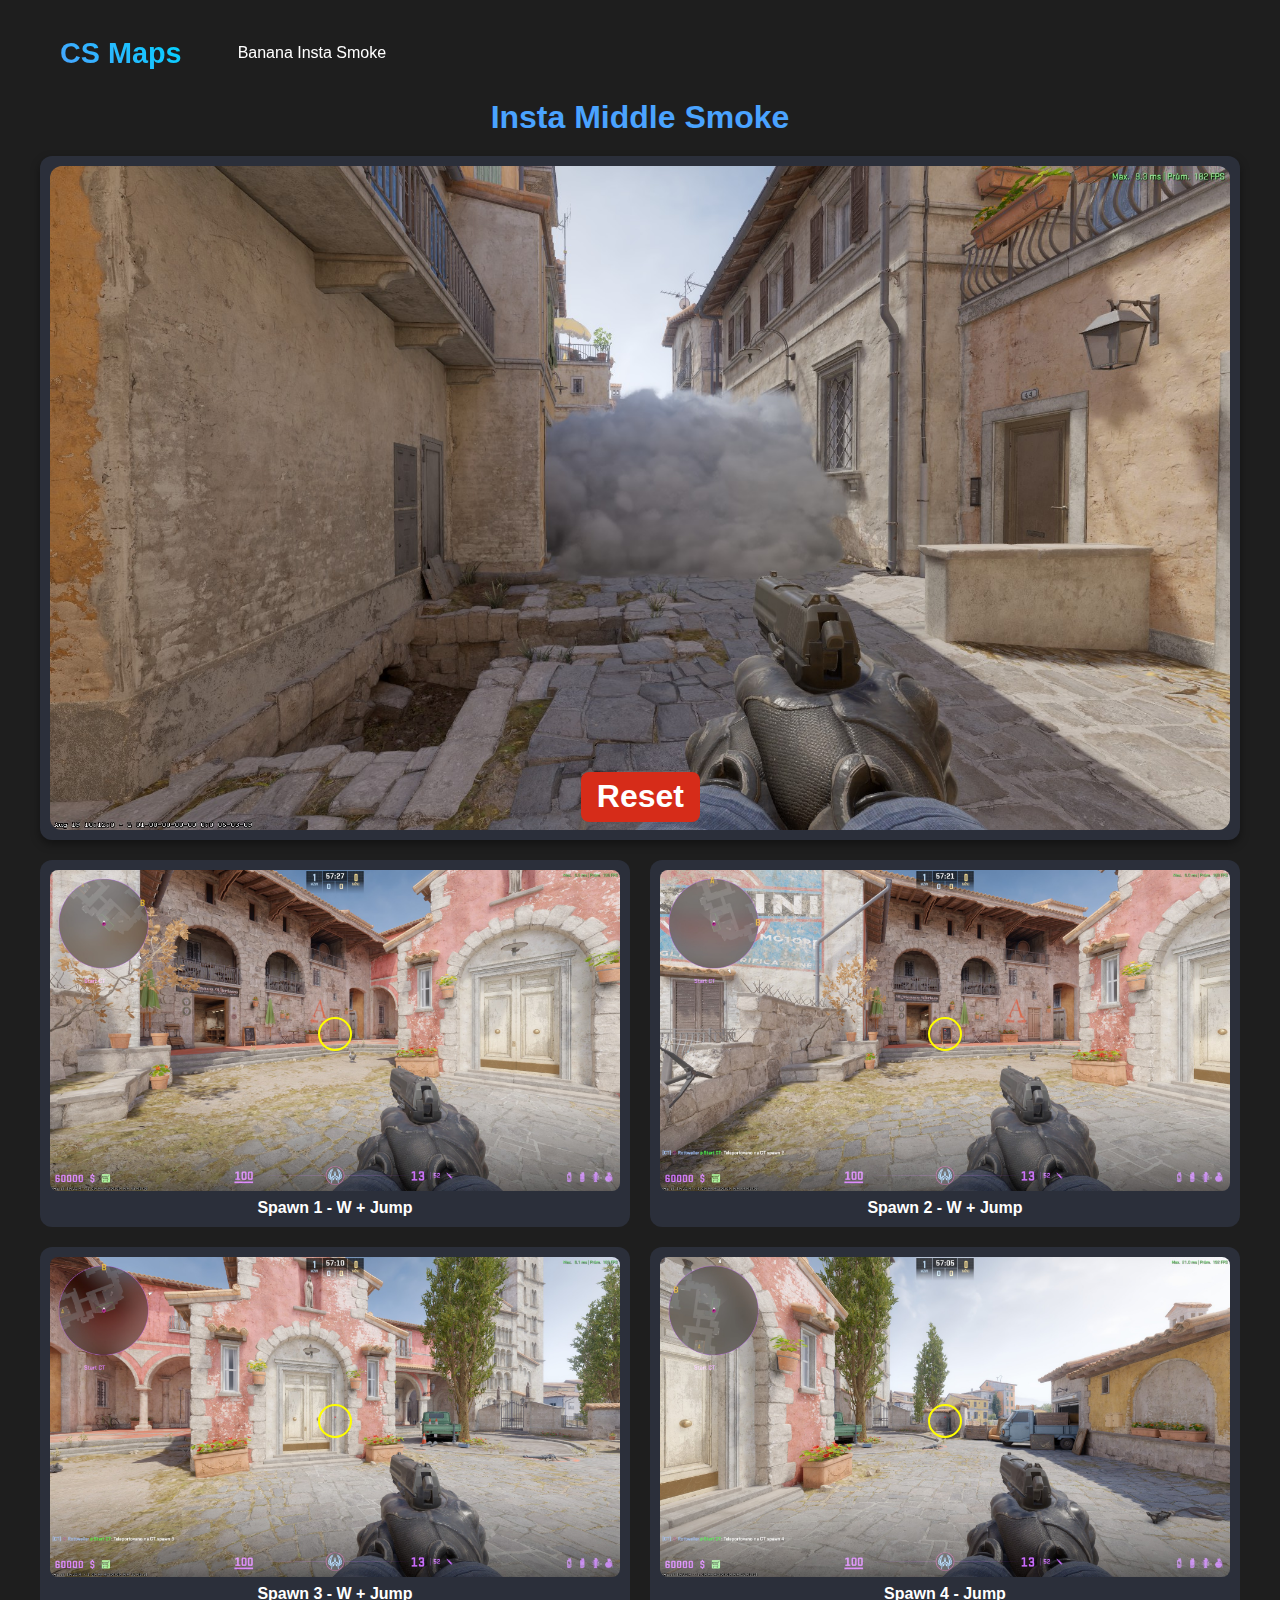
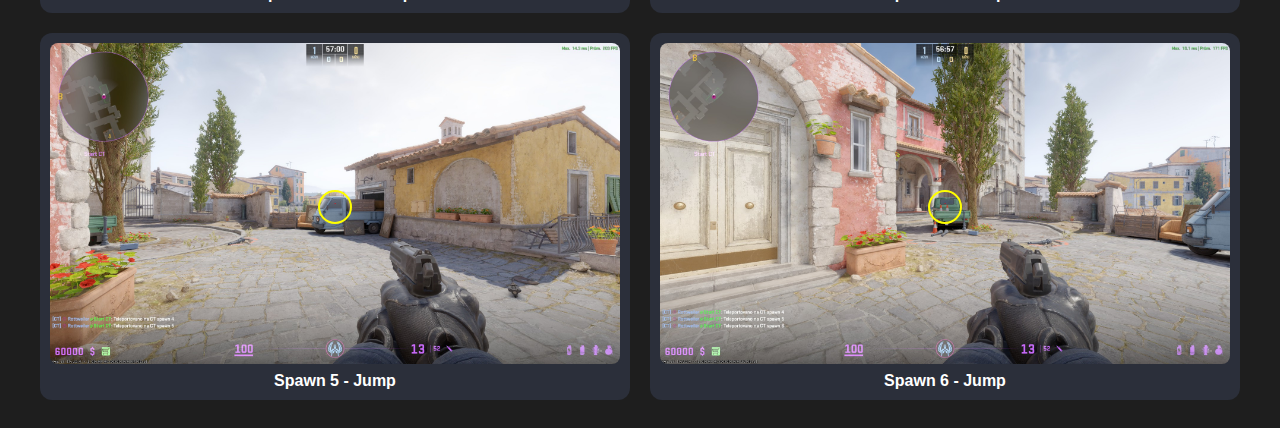
<file: Inferno/Mid.html>
<!DOCTYPE html>
<html lang="en">
  <head>
    <meta charset="UTF-8" />
    <meta name="viewport" content="width=device-width, initial-scale=1.0" />
    <title>Document</title>
    <link rel="stylesheet" href="/style-inferno.css" />
  </head>
  <body>
    <nav class="navbar">
      <div class="nav-container">
        <a href="/index.html" class="logo">CS Maps</a>
        <ul class="nav-links">
          <li>
            <a href="/Inferno/Banana.html" class="active">Banana Insta Smoke</a>
          </li>
        </ul>
      </div>
    </nav>

    <div class="container">
      <h1>Insta Middle Smoke</h1>
      <!-- Velký náhled -->
      <div class="preview">
        <img
          id="mainImage"
          src="/Pic/inferno/inferno_0_0.jpg"
          alt="Mid Smoke"
        />
        <!-- Žluté kolečko na hlavním obrázku -->
        <div id="mainMarker" class="main-marker"></div>
        <button id="resetBtn" onclick="resetImage()">Reset</button>
      </div>
      <!-- 6 náhledů (2 vedle sebe) -->
      <div class="thumbnails">
        <div
          class="thumb"
          onclick="changeImage('/Pic/inferno/inferno_1_1_1.jpg', {top: '46.8%', left: '48.2%'}, '1_1')"
        >
          <img src="/Pic/inferno/inferno_1.jpg" alt="Spawn 1" />
          <div class="marker"></div>
          <div class="caption">Spawn 1 - W + Jump</div>
        </div>
        <div
          class="thumb"
          onclick="changeImage('/Pic/inferno/inferno_2_2_2.jpg', {top: '46.8%', left: '48.2%'}, '2_1')"
        >
          <img src="/Pic/inferno/inferno_2.jpg" alt="Spawn 2" />
          <div class="marker"></div>
          <div class="caption">Spawn 2 - W + Jump</div>
        </div>
        <div
          class="thumb"
          onclick="changeImage('/Pic/inferno/inferno_3_3_3.jpg', {top: '57.8%', left: '48.2%'}, '3_1')"
        >
          <img src="/Pic/inferno/inferno_3.jpg" alt="Spawn 3" />
          <div class="marker"></div>
          <div class="caption">Spawn 3 - W + Jump</div>
        </div>
        <div
          class="thumb"
          onclick="changeImage('/Pic/inferno/inferno_4_4_4.jpg', {top: '70.2%', left: '48.2%'}, '4_1')"
        >
          <img src="/Pic/inferno/inferno_4.jpg" alt="Spawn 4" />
          <div class="marker"></div>
          <div class="caption">Spawn 4 - Jump</div>
        </div>
        <div
          class="thumb"
          onclick="changeImage('/Pic/inferno/inferno_5_5_5.jpg', {top: '57.8%', left: '48.2%'}, '5_1')"
        >
          <img src="/Pic/inferno/inferno_5.jpg" alt="Spawn 5" />
          <div class="marker"></div>
          <div class="caption">Spawn 5 - Jump</div>
        </div>
        <div
          class="thumb"
          onclick="changeImage('/Pic/inferno/inferno_6_6_6.jpg', {top: '46.8%', left: '54.7%'}, '6_1')"
        >
          <img src="/Pic/inferno/inferno_6.jpg" alt="Spawn 6" />
          <div class="marker"></div>
          <div class="caption">Spawn 6 - Jump</div>
        </div>
      </div>
    </div>
    <script>
      function changeImage(src, markerPosition, spawnNumber) {
        var main = document.getElementById("mainImage");
        var marker = document.getElementById("mainMarker");

        // Změň obrázek
        main.src = src;

        // Nastav data-spawn atribut pro CSS targeting
        marker.setAttribute("data-spawn", spawnNumber);

        // Nastav pozici markeru a zobraz ho
        if (markerPosition) {
          marker.style.top = markerPosition.top;
          marker.style.left = markerPosition.left;
          marker.style.display = "block";
        }

        // Posun k velkému náhledu
        if (main.scrollIntoView) {
          try {
            main.scrollIntoView({ behavior: "smooth" });
          } catch (e) {
            main.scrollIntoView();
          }
        }
      }

      function resetImage() {
        var main = document.getElementById("mainImage");
        var marker = document.getElementById("mainMarker");

        // Resetuj obrázek
        main.src = "/Pic/inferno/inferno_0_0.jpg";

        // Skryj marker a odstraň data-spawn atribut
        marker.style.display = "none";
        marker.removeAttribute("data-spawn");
      }
    </script>
  </body>
</html>
</file>
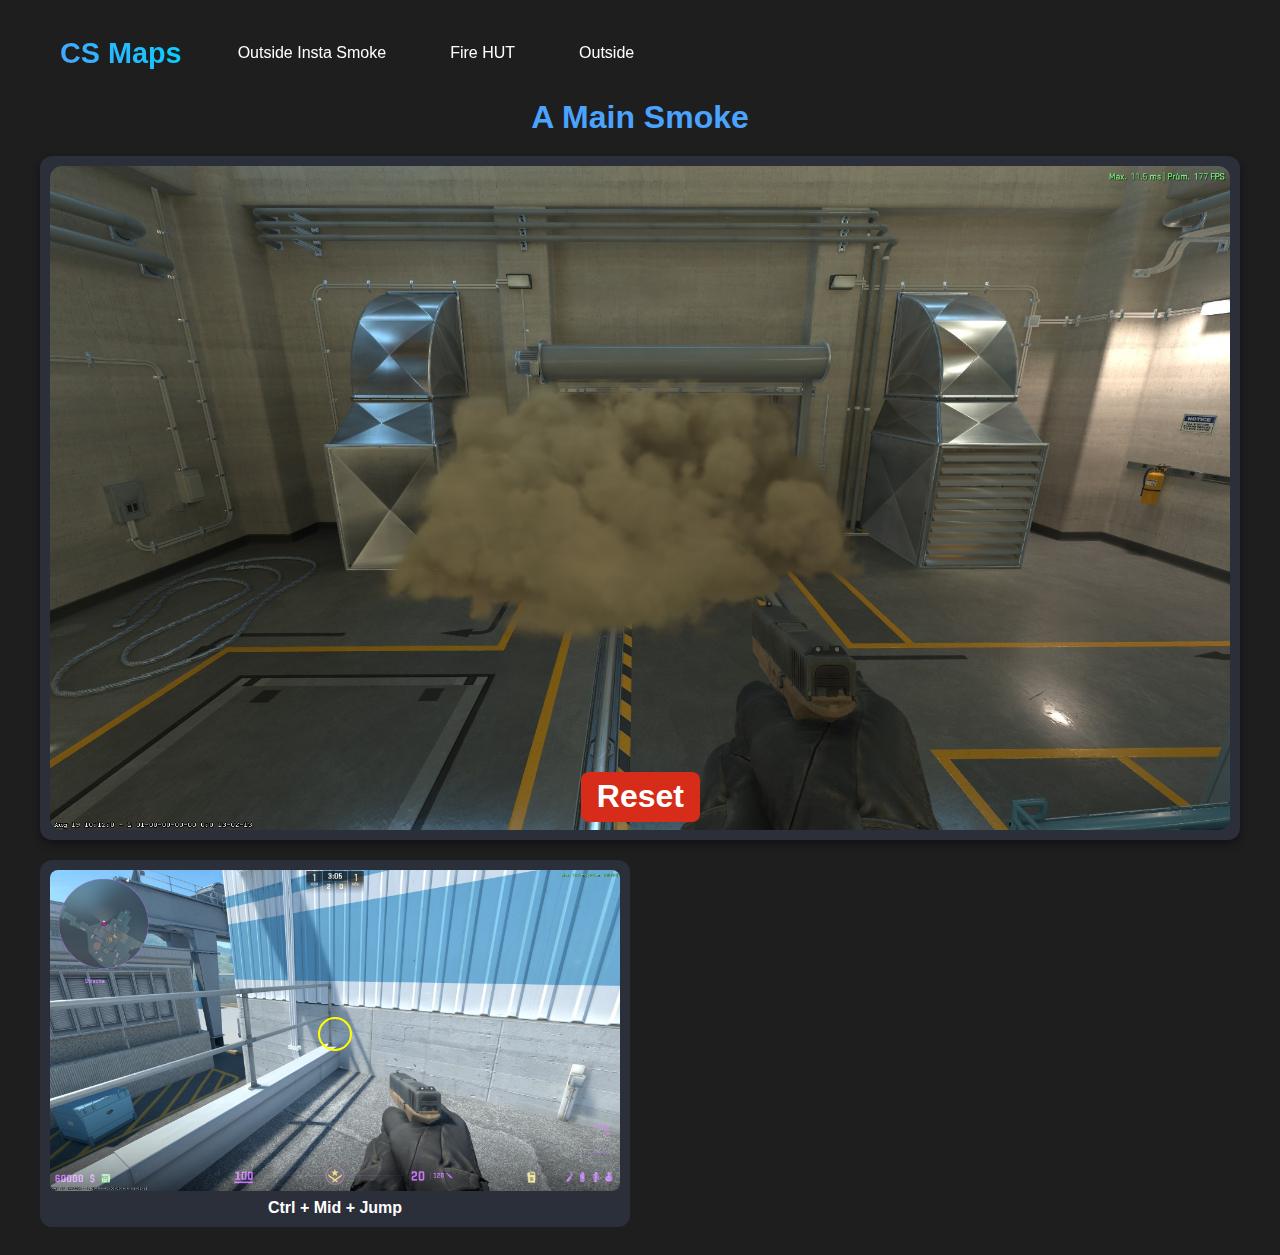
<file: Nuke/A_main.html>
<!DOCTYPE html>
<html lang="en">
  <head>
    <meta charset="UTF-8" />
    <meta name="viewport" content="width=device-width, initial-scale=1.0" />
    <title>Document</title>
    <link rel="stylesheet" href="/style-inferno.css" />
  </head>
  <body>
    <nav class="navbar">
      <div class="nav-container">
        <a href="/index.html" class="logo">CS Maps</a>
        <ul class="nav-links">
          <li>
            <a href="/Nuke/nuke_insta.html" class="active"
              >Outside Insta Smoke</a
            >
          </li>
          <li><a href="/Nuke/Fire_HUT.html" class="active">Fire HUT</a></li>
          <li><a href="/Nuke/outside.html" class="active">Outside</a></li>
        </ul>
      </div>
    </nav>

    <div class="container">
      <h1>A Main Smoke</h1>
      <!-- Velký náhled -->
      <div class="preview">
        <img id="mainImage" src="/Pic/nuke/nuke_11_1.jpg" alt="Mid Smoke" />
        <!-- Žluté kolečko na hlavním obrázku -->
        <div id="mainMarker" class="main-marker"></div>
        <button id="resetBtn" onclick="resetImage()">Reset</button>
      </div>
      <!-- 6 náhledů (2 vedle sebe) -->
      <div class="thumbnails">
        <div
          class="thumb"
          onclick="changeImage('/Pic/nuke/nuke_11_11.jpg', {top: '57.8%', left: '48.2%'}, '1_3')"
        >
          <img src="/Pic/nuke/nuke_11.jpg" alt="Spawn 1" />
          <div class="marker"></div>
          <div class="caption">Ctrl + Mid + Jump</div>
        </div>
      </div>
    </div>
    <script>
      function changeImage(src, markerPosition, spawnNumber) {
        var main = document.getElementById("mainImage");
        var marker = document.getElementById("mainMarker");

        // Změň obrázek
        main.src = src;

        // Nastav data-spawn atribut pro CSS targeting
        marker.setAttribute("data-spawn", spawnNumber);

        // Nastav pozici markeru a zobraz ho
        if (markerPosition) {
          marker.style.top = markerPosition.top;
          marker.style.left = markerPosition.left;
          marker.style.display = "block";
        }

        // Posun k velkému náhledu
        if (main.scrollIntoView) {
          try {
            main.scrollIntoView({ behavior: "smooth" });
          } catch (e) {
            main.scrollIntoView();
          }
        }
      }

      function resetImage() {
        var main = document.getElementById("mainImage");
        var marker = document.getElementById("mainMarker");

        // Resetuj obrázek
        main.src = "/Pic/nuke/nuke_11_1.jpg";

        // Skryj marker
        marker.style.display = "none";
        marker.removeAttribute("data-spawn");
      }
    </script>
  </body>
</html>
</file>
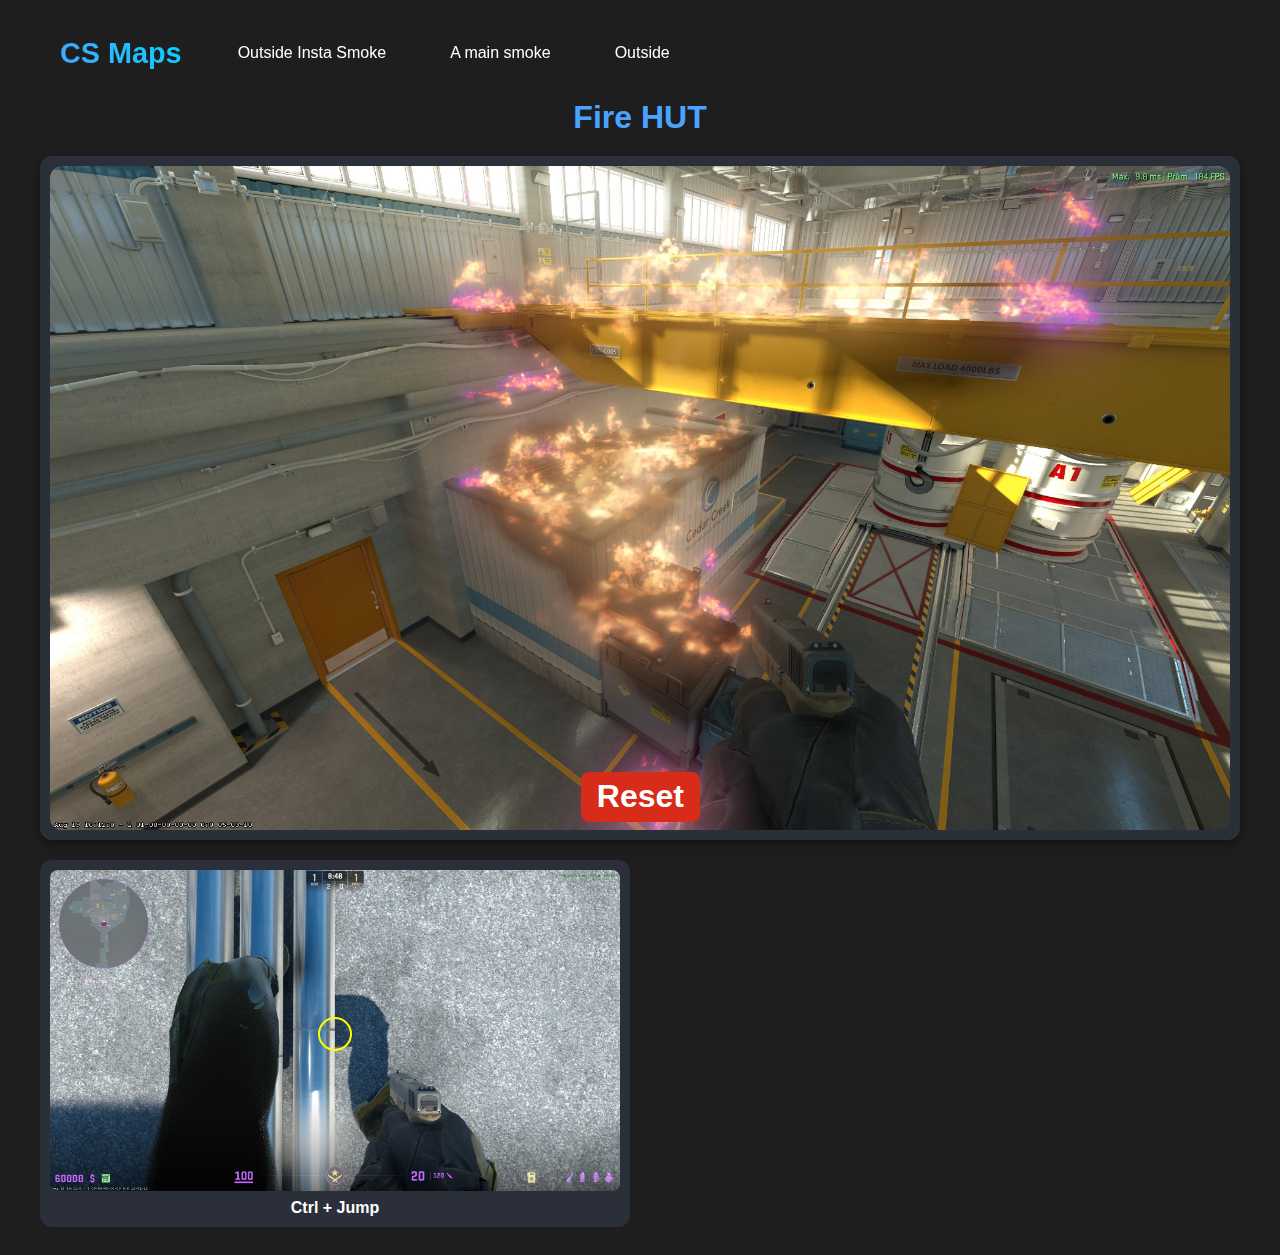
<file: Nuke/Fire_HUT.html>
<!DOCTYPE html>
<html lang="en">
  <head>
    <meta charset="UTF-8" />
    <meta name="viewport" content="width=device-width, initial-scale=1.0" />
    <title>Document</title>
    <link rel="stylesheet" href="/style-inferno.css" />
  </head>
  <body>
    <nav class="navbar">
      <div class="nav-container">
        <a href="/index.html" class="logo">CS Maps</a>
        <ul class="nav-links">
          <li>
            <a href="/Nuke/nuke_insta.html" class="active"
              >Outside Insta Smoke</a
            >
          </li>
          <li><a href="/Nuke/A_main.html" class="active">A main smoke</a></li>
          <li><a href="/Nuke/outside.html" class="active">Outside</a></li>
        </ul>
      </div>
    </nav>

    <div class="container">
      <h1>Fire HUT</h1>
      <!-- Velký náhled -->
      <div class="preview">
        <img
          id="mainImage"
          src="/Pic/nuke/nuke_fire_1_1_1.jpg"
          alt="Mid Smoke"
        />
        <!-- Žluté kolečko na hlavním obrázku -->
        <div id="mainMarker" class="main-marker"></div>
        <button id="resetBtn" onclick="resetImage()">Reset</button>
      </div>
      <!-- 6 náhledů (2 vedle sebe) -->
      <div class="thumbnails">
        <div
          class="thumb"
          onclick="changeImage('/Pic/nuke/nuke_fire_1_1.jpg', {top: '46.8%', left: '48.2%'}, '1_4')"
        >
          <img src="/Pic/nuke/nuke_fire_1.jpg" alt="Spawn 1" />
          <div class="marker"></div>
          <div class="caption">Ctrl + Jump</div>
        </div>
      </div>
    </div>
    <script>
      function changeImage(src, markerPosition, spawnNumber) {
        var main = document.getElementById("mainImage");
        var marker = document.getElementById("mainMarker");

        // Změň obrázek
        main.src = src;

        // Nastav data-spawn atribut pro CSS targeting
        marker.setAttribute("data-spawn", spawnNumber);

        // Nastav pozici markeru a zobraz ho
        if (markerPosition) {
          marker.style.top = markerPosition.top;
          marker.style.left = markerPosition.left;
          marker.style.display = "block";
        }

        // Posun k velkému náhledu
        if (main.scrollIntoView) {
          try {
            main.scrollIntoView({ behavior: "smooth" });
          } catch (e) {
            main.scrollIntoView();
          }
        }
      }

      function resetImage() {
        var main = document.getElementById("mainImage");
        var marker = document.getElementById("mainMarker");

        // Resetuj obrázek
        main.src = "/Pic/nuke/nuke_fire_1_1_1.jpg";

        // Skryj marker
        marker.style.display = "none";
        marker.removeAttribute("data-spawn");
      }
    </script>
  </body>
</html>
</file>
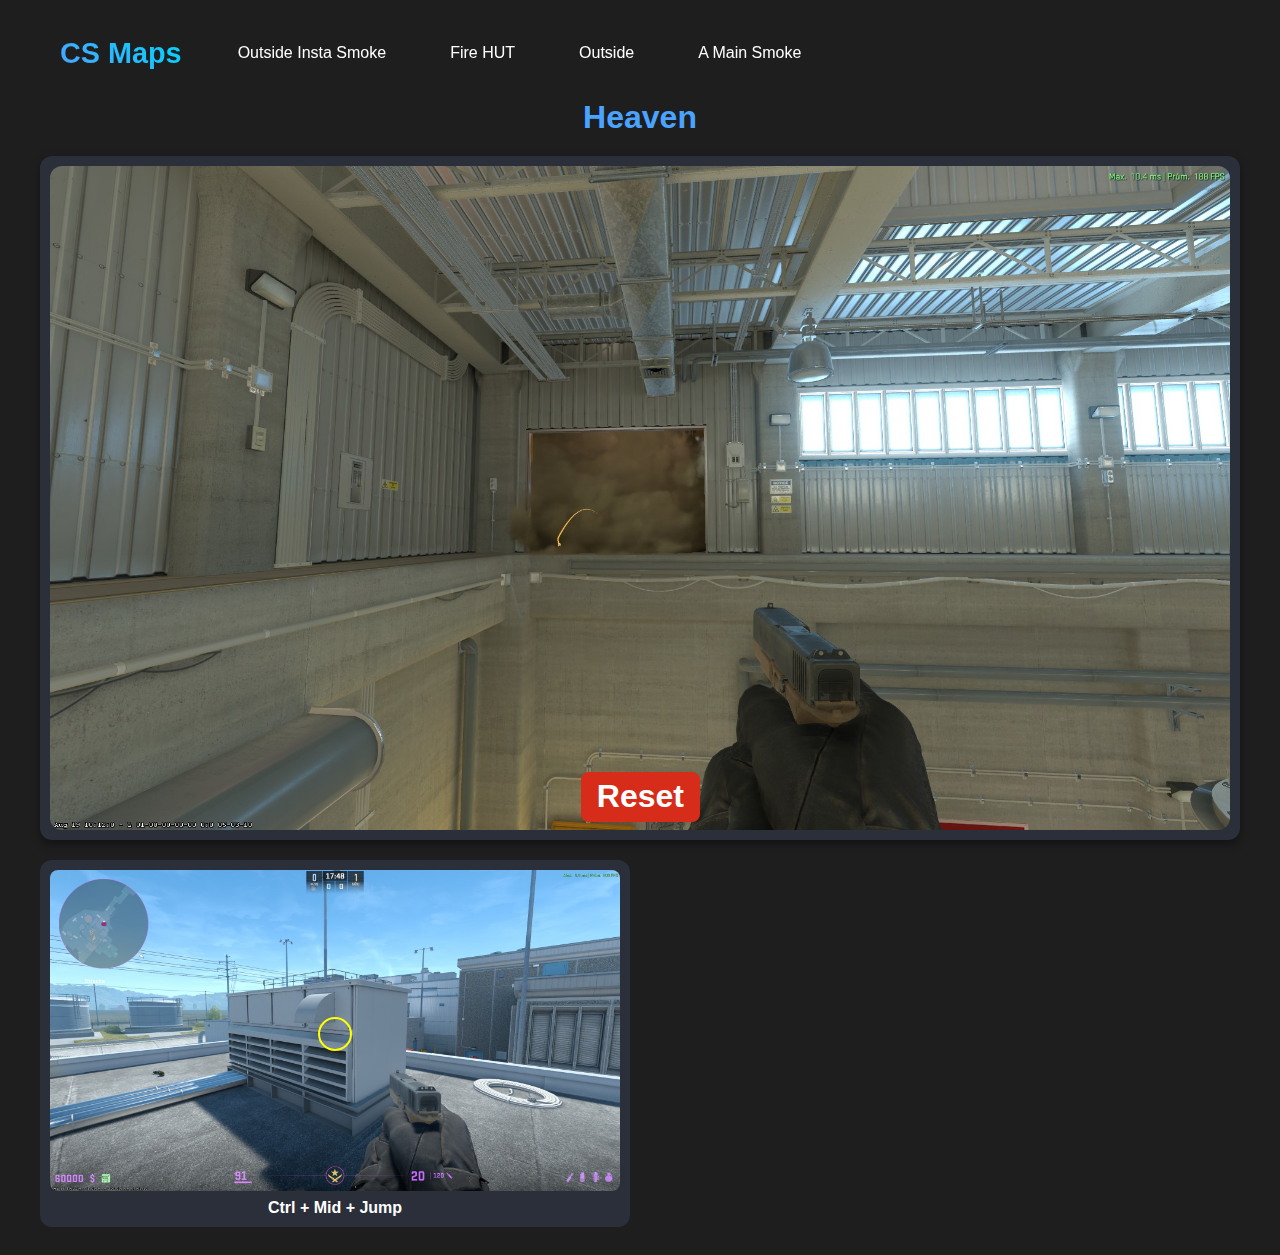
<file: Nuke/Heaven.html>
<!DOCTYPE html>
<html lang="en">
  <head>
    <meta charset="UTF-8" />
    <meta name="viewport" content="width=device-width, initial-scale=1.0" />
    <title>Document</title>
    <link rel="stylesheet" href="/style-inferno.css" />
  </head>
  <body>
    <nav class="navbar">
      <div class="nav-container">
        <a href="/index.html" class="logo">CS Maps</a>
        <ul class="nav-links">
          <li>
            <a href="/Nuke/nuke_insta.html" class="active"
              >Outside Insta Smoke</a
            >
          </li>
          <li><a href="/Nuke/Fire_HUT.html" class="active">Fire HUT</a></li>
          <li><a href="/Nuke/outside.html" class="active">Outside</a></li>
          <li><a href="/Nuke/A_main.html" class="active">A Main Smoke</a></li>
        </ul>
      </div>
    </nav>

    <div class="container">
      <h1>Heaven</h1>
      <!-- Velký náhled -->
      <div class="preview">
        <img id="mainImage" src="/Pic/nuke/heaven/1.jpg" alt="Mid Smoke" />
        <!-- Žluté kolečko na hlavním obrázku -->
        <div id="mainMarker" class="main-marker"></div>
        <button id="resetBtn" onclick="resetImage()">Reset</button>
      </div>
      <!-- 6 náhledů (2 vedle sebe) -->
      <div class="thumbnails">
        <div
          class="thumb"
          onclick="changeImage('/Pic/nuke/heaven/2.jpg', {top: '47.3%', left: '61.6%'}, '1_6')"
        >
          <img src="/Pic/nuke/heaven/3.jpg" alt="Spawn 1" />
          <div class="marker"></div>
          <div class="caption">Ctrl + Mid + Jump</div>
        </div>
      </div>
    </div>
    <script>
      function changeImage(src, markerPosition, spawnNumber) {
        var main = document.getElementById("mainImage");
        var marker = document.getElementById("mainMarker");

        // Změň obrázek
        main.src = src;

        // Nastav data-spawn atribut pro CSS targeting
        marker.setAttribute("data-spawn", spawnNumber);

        // Nastav pozici markeru a zobraz ho
        if (markerPosition) {
          marker.style.top = markerPosition.top;
          marker.style.left = markerPosition.left;
          marker.style.display = "block";
        }

        // Posun k velkému náhledu
        if (main.scrollIntoView) {
          try {
            main.scrollIntoView({ behavior: "smooth" });
          } catch (e) {
            main.scrollIntoView();
          }
        }
      }

      function resetImage() {
        var main = document.getElementById("mainImage");
        var marker = document.getElementById("mainMarker");

        // Resetuj obrázek
        main.src = "/Pic/nuke/heaven/1.jpg";

        // Skryj marker
        marker.style.display = "none";
        marker.removeAttribute("data-spawn");
      }
    </script>
  </body>
</html>
</file>
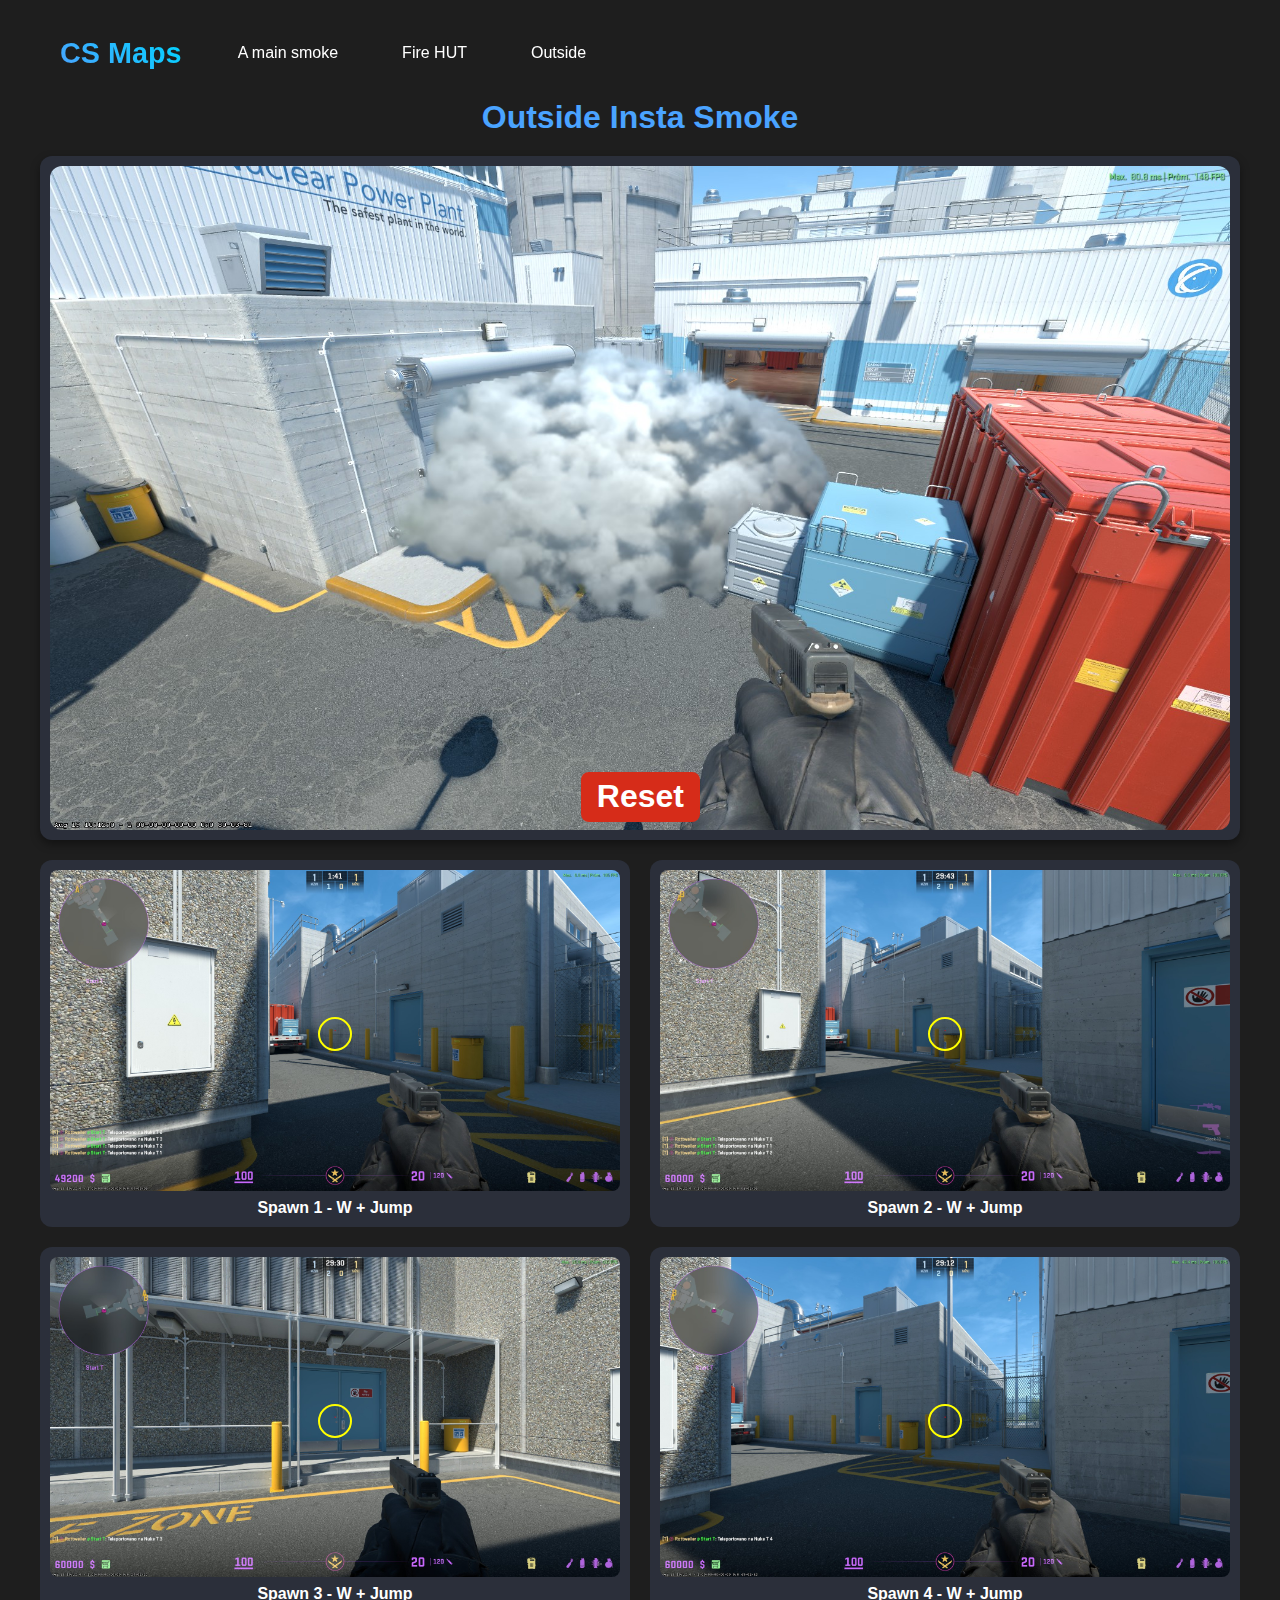
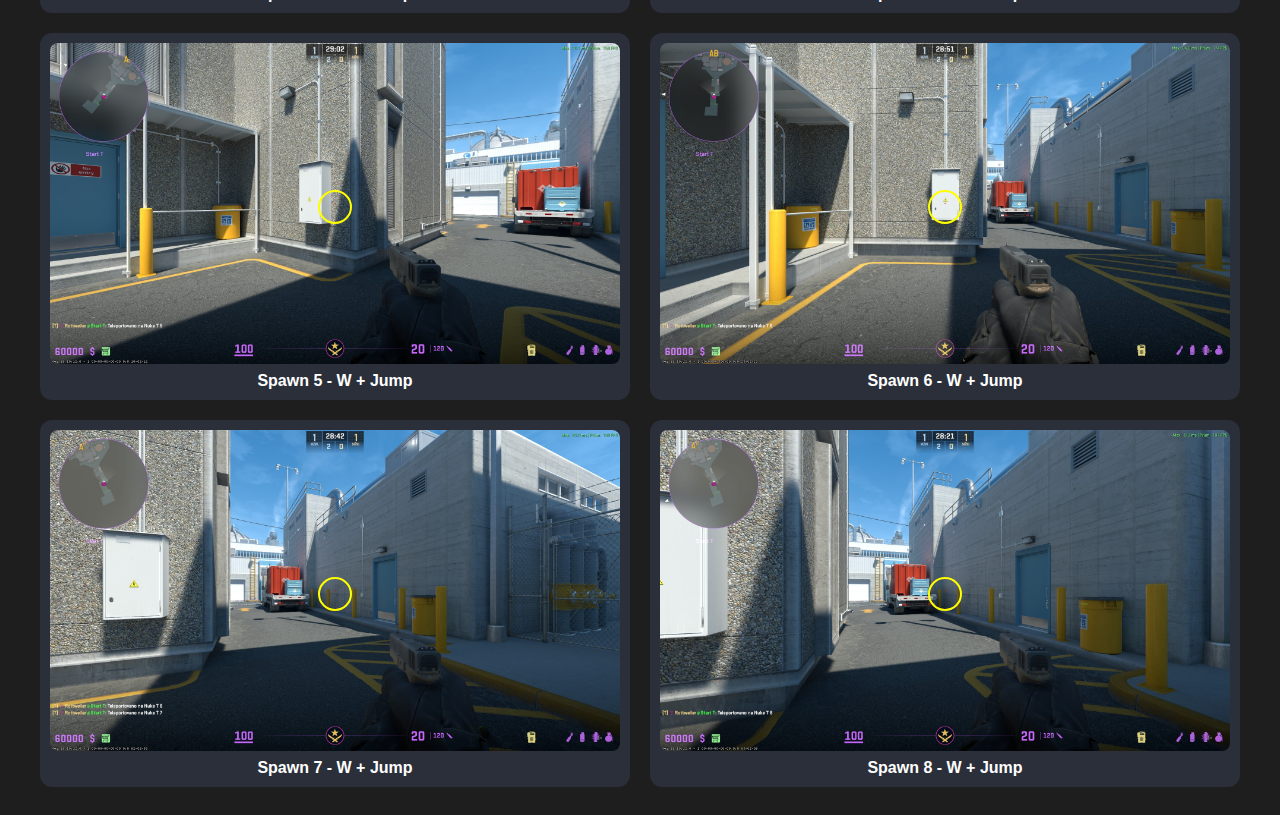
<file: Nuke/nuke_insta.html>
<!DOCTYPE html>
<html lang="en">
  <head>
    <meta charset="UTF-8" />
    <meta name="viewport" content="width=device-width, initial-scale=1.0" />
    <title>Document</title>
    <link rel="stylesheet" href="/style-inferno.css" />
  </head>
  <body>
    <nav class="navbar">
      <div class="nav-container">
        <a href="/index.html" class="logo">CS Maps</a>
        <ul class="nav-links">
          <li><a href="/Nuke/A_main.html" class="active">A main smoke</a></li>
          <li><a href="/Nuke/Fire_HUT.html" class="active">Fire HUT</a></li>
          <li><a href="/Nuke/outside.html" class="active">Outside</a></li>
        </ul>
      </div>
    </nav>

    <div class="container">
      <h1>Outside Insta Smoke</h1>
      <!-- Velký náhled -->
      <div class="preview">
        <img id="mainImage" src="/Pic/nuke/nuke_0.jpg" alt="Mid Smoke" />
        <!-- Žluté kolečko na hlavním obrázku -->
        <div id="mainMarker" class="main-marker"></div>
        <button id="resetBtn" onclick="resetImage()">Reset</button>
      </div>
      <!-- 6 náhledů (2 vedle sebe) -->
      <div class="thumbnails">
        <div
          class="thumb"
          onclick="changeImage('/Pic/nuke/nuke_1_1.jpg', {top: '46.8%', left: '48.2%'}, '1_1')"
        >
          <img src="/Pic/nuke/nuke_1.jpg" alt="Spawn 1" />
          <div class="marker"></div>
          <div class="caption">Spawn 1 - W + Jump</div>
        </div>
        <div
          class="thumb"
          onclick="changeImage('/Pic/nuke/nuke_2_2.jpg', {top: '57.8%', left: '48.2%'}, '2_2')"
        >
          <img src="/Pic/nuke/nuke_2.jpg" alt="Spawn 2" />
          <div class="marker"></div>
          <div class="caption">Spawn 2 - W + Jump</div>
        </div>
        <div
          class="thumb"
          onclick="changeImage('/Pic/nuke/nuke_3_3.jpg', {top: '57.8%', left: '48.2%'}, '3_2')"
        >
          <img src="/Pic/nuke/nuke_3.jpg" alt="Spawn 3" />
          <div class="marker"></div>
          <div class="caption">Spawn 3 - W + Jump</div>
        </div>
        <div
          class="thumb"
          onclick="changeImage('/Pic/nuke/nuke_4_4.jpg', {top: '46.8%', left: '48.2%'}, '4_2')"
        >
          <img src="/Pic/nuke/nuke_4.jpg" alt="Spawn 4" />
          <div class="marker"></div>
          <div class="caption">Spawn 4 - W + Jump</div>
        </div>
        <div
          class="thumb"
          onclick="changeImage('/Pic/nuke/nuke_5_5.jpg', {top: '46.8%', left: '48.2%'}, '5_2')"
        >
          <img src="/Pic/nuke/nuke_5.jpg" alt="Spawn 5" />
          <div class="marker"></div>
          <div class="caption">Spawn 5 - W + Jump</div>
        </div>
        <div
          class="thumb"
          onclick="changeImage('/Pic/nuke/nuke_6_6.jpg', {top: '57.8%', left: '48.2%'}, '6_2')"
        >
          <img src="/Pic/nuke/nuke_6.jpg" alt="Spawn 6" />
          <div class="marker"></div>
          <div class="caption">Spawn 6 - W + Jump</div>
        </div>

        <div
          class="thumb"
          onclick="changeImage('/Pic/nuke/nuke_7_7.jpg', {top: '57.8%', left: '48.2%'}, '7_2')"
        >
          <img src="/Pic/nuke/nuke_7.jpg" alt="Spawn 7" />
          <div class="marker"></div>
          <div class="caption">Spawn 7 - W + Jump</div>
        </div>

        <div
          class="thumb"
          onclick="changeImage('/Pic/nuke/nuke_8_8.jpg', {top: '57.8%', left: '48.2%'}, '8_2')"
        >
          <img src="/Pic/nuke/nuke_8.jpg" alt="Spawn 8" />
          <div class="marker"></div>
          <div class="caption">Spawn 8 - W + Jump</div>
        </div>
      </div>
    </div>
    <script>
      function changeImage(src, markerPosition, spawnNumber) {
        var main = document.getElementById("mainImage");
        var marker = document.getElementById("mainMarker");

        // Změň obrázek
        main.src = src;

        // Nastav data-spawn atribut pro CSS targeting
        marker.setAttribute("data-spawn", spawnNumber);

        // Nastav pozici markeru a zobraz ho
        if (markerPosition) {
          marker.style.top = markerPosition.top;
          marker.style.left = markerPosition.left;
          marker.style.display = "block";
        }

        // Posun k velkému náhledu
        if (main.scrollIntoView) {
          try {
            main.scrollIntoView({ behavior: "smooth" });
          } catch (e) {
            main.scrollIntoView();
          }
        }
      }

      function resetImage() {
        var main = document.getElementById("mainImage");
        var marker = document.getElementById("mainMarker");

        // Resetuj obrázek
        main.src = "/Pic/nuke/nuke_0.jpg";

        // Skryj marker
        marker.style.display = "none";
        marker.removeAttribute("data-spawn");
      }
    </script>
  </body>
</html>
</file>
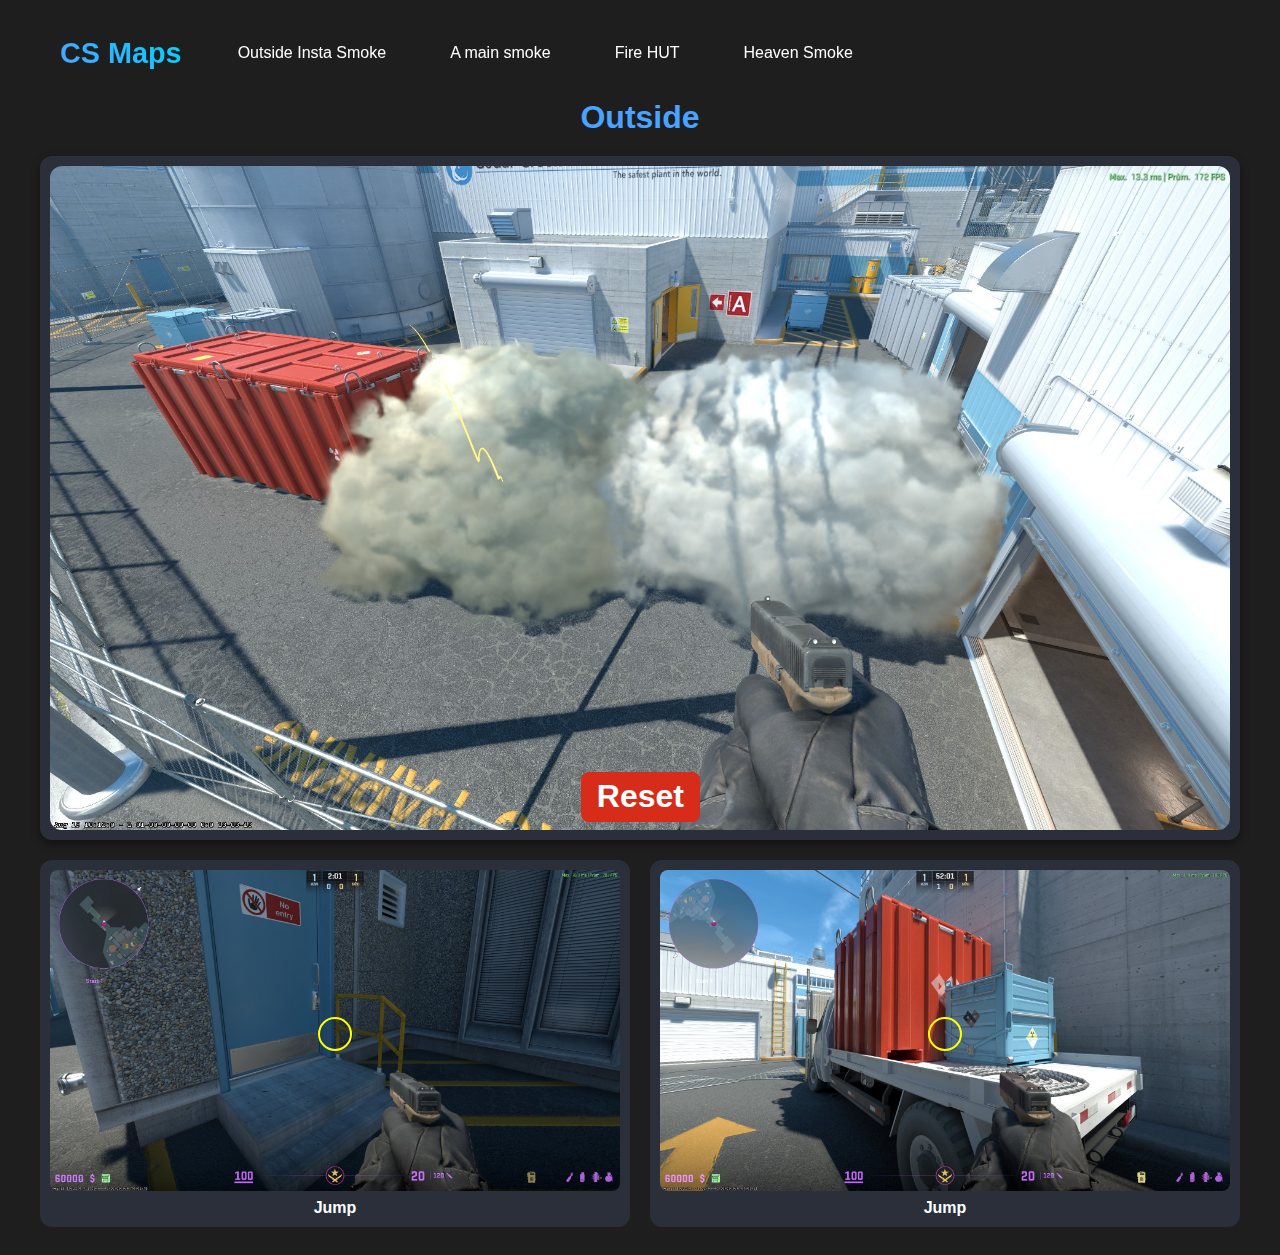
<file: Nuke/outside.html>
<!DOCTYPE html>
<html lang="en">
  <head>
    <meta charset="UTF-8" />
    <meta name="viewport" content="width=device-width, initial-scale=1.0" />
    <title>Document</title>
    <link rel="stylesheet" href="/style-inferno.css" />
  </head>
  <body>
    <nav class="navbar">
      <div class="nav-container">
        <a href="/index.html" class="logo">CS Maps</a>
        <ul class="nav-links">
          <li>
            <a href="/Nuke/nuke_insta.html" class="active"
              >Outside Insta Smoke</a
            >
          </li>
          <li><a href="/Nuke/A_main.html" class="active">A main smoke</a></li>
          <li><a href="/Nuke/Fire_HUT.html" class="active">Fire HUT</a></li>
          <li><a href="/Nuke/Heaven.html" class="active">Heaven Smoke</a></li>
        </ul>
      </div>
    </nav>

    <div class="container">
      <h1>Outside</h1>
      <!-- Velký náhled -->
      <div class="preview">
        <img id="mainImage" src="/Pic/nuke/nuke_9_1.jpg" alt="Mid Smoke" />
        <!-- Žluté kolečko na hlavním obrázku -->
        <div id="mainMarker" class="main-marker"></div>
        <button id="resetBtn" onclick="resetImage()">Reset</button>
      </div>
      <!-- 6 náhledů (2 vedle sebe) -->
      <div class="thumbnails">
        <div
          class="thumb"
          onclick="changeImage('/Pic/nuke/nuke_9_9.jpg', {top: '46.8%', left: '48.2%'}, '1_5')"
        >
          <img src="/Pic/nuke/nuke_9.jpg" alt="Spawn 1" />
          <div class="marker"></div>
          <div class="caption">Jump</div>
        </div>

        <div
          class="thumb"
          onclick="changeImage('/Pic/nuke/nuke_10_10.jpg', {top: '46.8%', left: '41.8%'}, '2_5')"
        >
          <img src="/Pic/nuke/nuke_10.jpg" alt="Spawn 1" />
          <div class="marker"></div>
          <div class="caption">Jump</div>
        </div>
      </div>
    </div>
    <script>
      function changeImage(src, markerPosition, spawnNumber) {
        var main = document.getElementById("mainImage");
        var marker = document.getElementById("mainMarker");

        // Změň obrázek
        main.src = src;

        // Nastav data-spawn atribut pro CSS targeting
        marker.setAttribute("data-spawn", spawnNumber);

        // Nastav pozici markeru a zobraz ho
        if (markerPosition) {
          marker.style.top = markerPosition.top;
          marker.style.left = markerPosition.left;
          marker.style.display = "block";
        }

        // Posun k velkému náhledu
        if (main.scrollIntoView) {
          try {
            main.scrollIntoView({ behavior: "smooth" });
          } catch (e) {
            main.scrollIntoView();
          }
        }
      }

      function resetImage() {
        var main = document.getElementById("mainImage");
        var marker = document.getElementById("mainMarker");

        // Resetuj obrázek
        main.src = "/Pic/nuke/nuke_9_1.jpg";

        // Skryj marker
        marker.style.display = "none";
        marker.removeAttribute("data-spawn");
      }
    </script>
  </body>
</html>
</file>
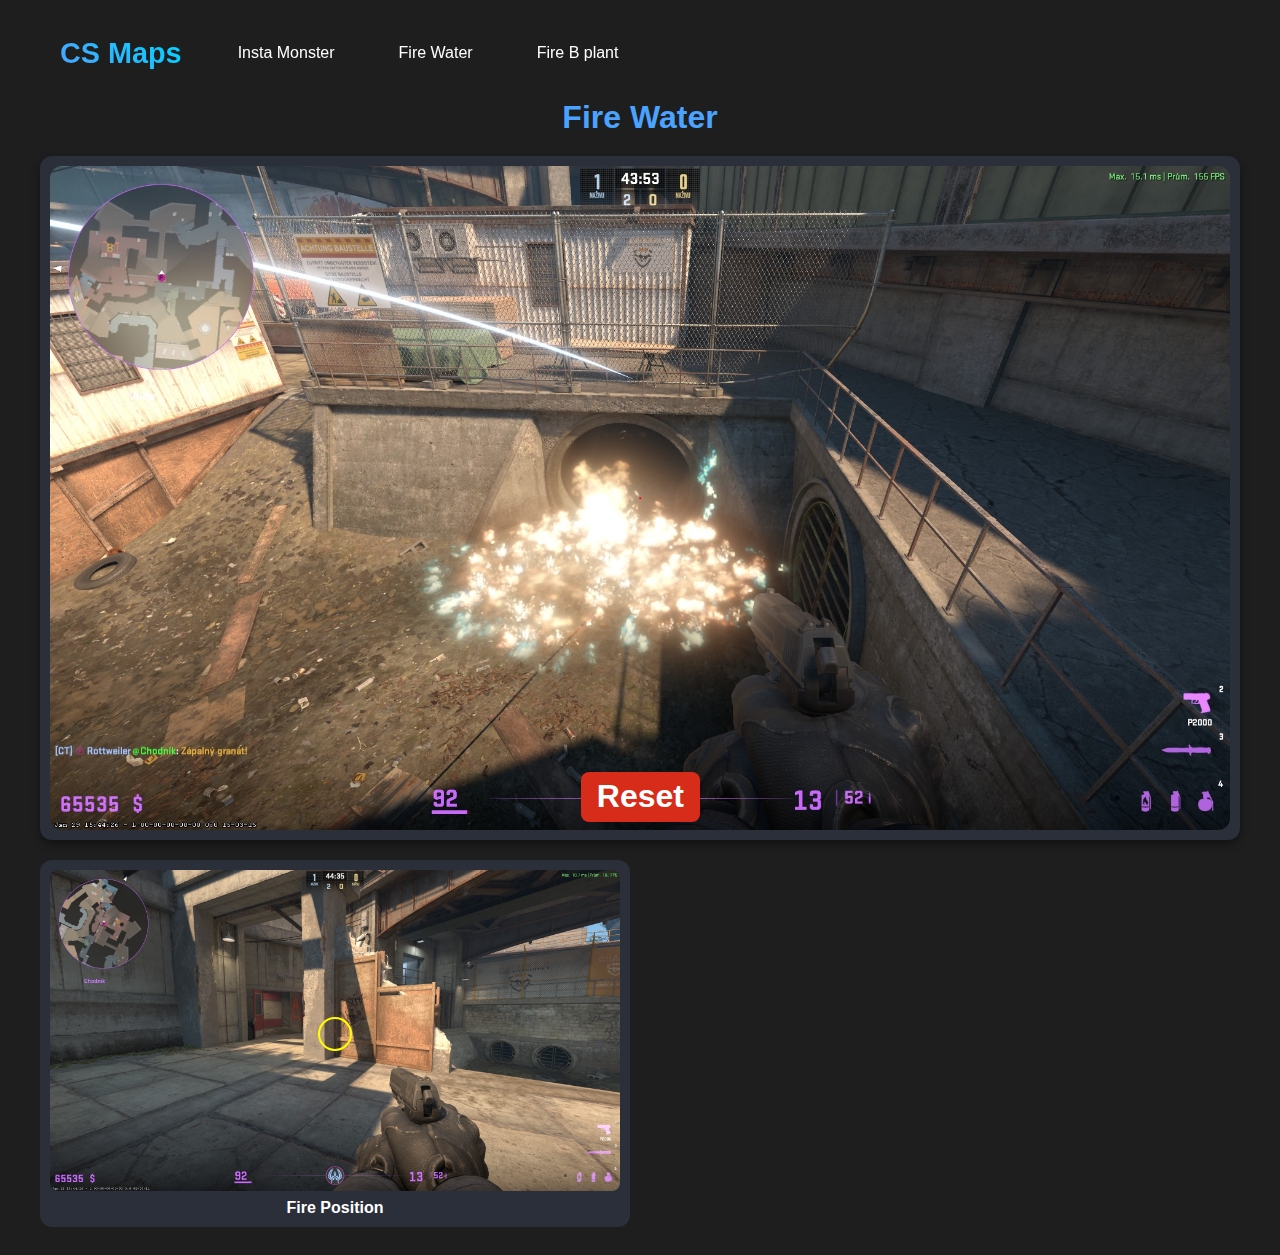
<file: Overpass/fire.html>
<!doctype html>
<html lang="en">
  <head>
    <meta charset="UTF-8" />
    <meta name="viewport" content="width=device-width, initial-scale=1.0" />
    <title>Overpass Fire</title>
    <link rel="stylesheet" href="/style-inferno.css" />
  </head>
  <body>
    <nav class="navbar">
      <div class="nav-container">
        <a href="/index.html" class="logo">CS Maps</a>
        <ul class="nav-links">
          <li>
            <a href="/Overpass/monster.html">Insta Monster</a>
          </li>
          <li>
            <a href="#" class="active">Fire Water</a>
          </li>
          <li>
            <a href="/Overpass/fire_b_plant.html">Fire B plant</a>
          </li>
        </ul>
      </div>
    </nav>

    <div class="container">
      <h1>Fire Water</h1>
      <!-- Velký náhled -->
      <div class="preview">
        <img id="mainImage" src="/Pic/overpass/fire_0.jpg" alt="Fire Preview" />
        <!-- Žluté kolečko na hlavním obrázku -->
        <div id="mainMarker" class="main-marker"></div>
        <button id="resetBtn" onclick="resetImage()">Reset</button>
      </div>
      <!-- 1 náhled (nebo víc podle potřeby) -->
      <div class="thumbnails">
        <div
          class="thumb"
          onclick="
            changeImage(
              '/Pic/overpass/fire_1_1.jpg',
              { top: '47.2%', left: '48.2%' },
              '1',
            )
          "
        >
          <img src="/Pic/overpass/fire_1.jpg" alt="Fire Position" />
          <div class="marker"></div>
          <div class="caption">Fire Position</div>
        </div>
      </div>
    </div>
    <script>
      function changeImage(src, markerPosition, spawnNumber) {
        var main = document.getElementById("mainImage");
        var marker = document.getElementById("mainMarker");

        // Změň obrázek
        main.src = src;

        // Nastav data-spawn atribut pro CSS targeting
        marker.setAttribute("data-spawn", spawnNumber);

        // Nastav pozici markeru a zobraz ho
        if (markerPosition) {
          marker.style.top = markerPosition.top;
          marker.style.left = markerPosition.left;
          marker.style.display = "block";
        }

        // Posun k velkému náhledu
        if (main.scrollIntoView) {
          try {
            main.scrollIntoView({ behavior: "smooth" });
          } catch (e) {
            main.scrollIntoView();
          }
        }
      }

      function resetImage() {
        var main = document.getElementById("mainImage");
        var marker = document.getElementById("mainMarker");

        // Resetuj obrázek
        main.src = "/Pic/overpass/fire_0.jpg";

        // Skryj marker
        marker.style.display = "none";
        marker.removeAttribute("data-spawn");
      }
    </script>
  </body>
</html>
</file>
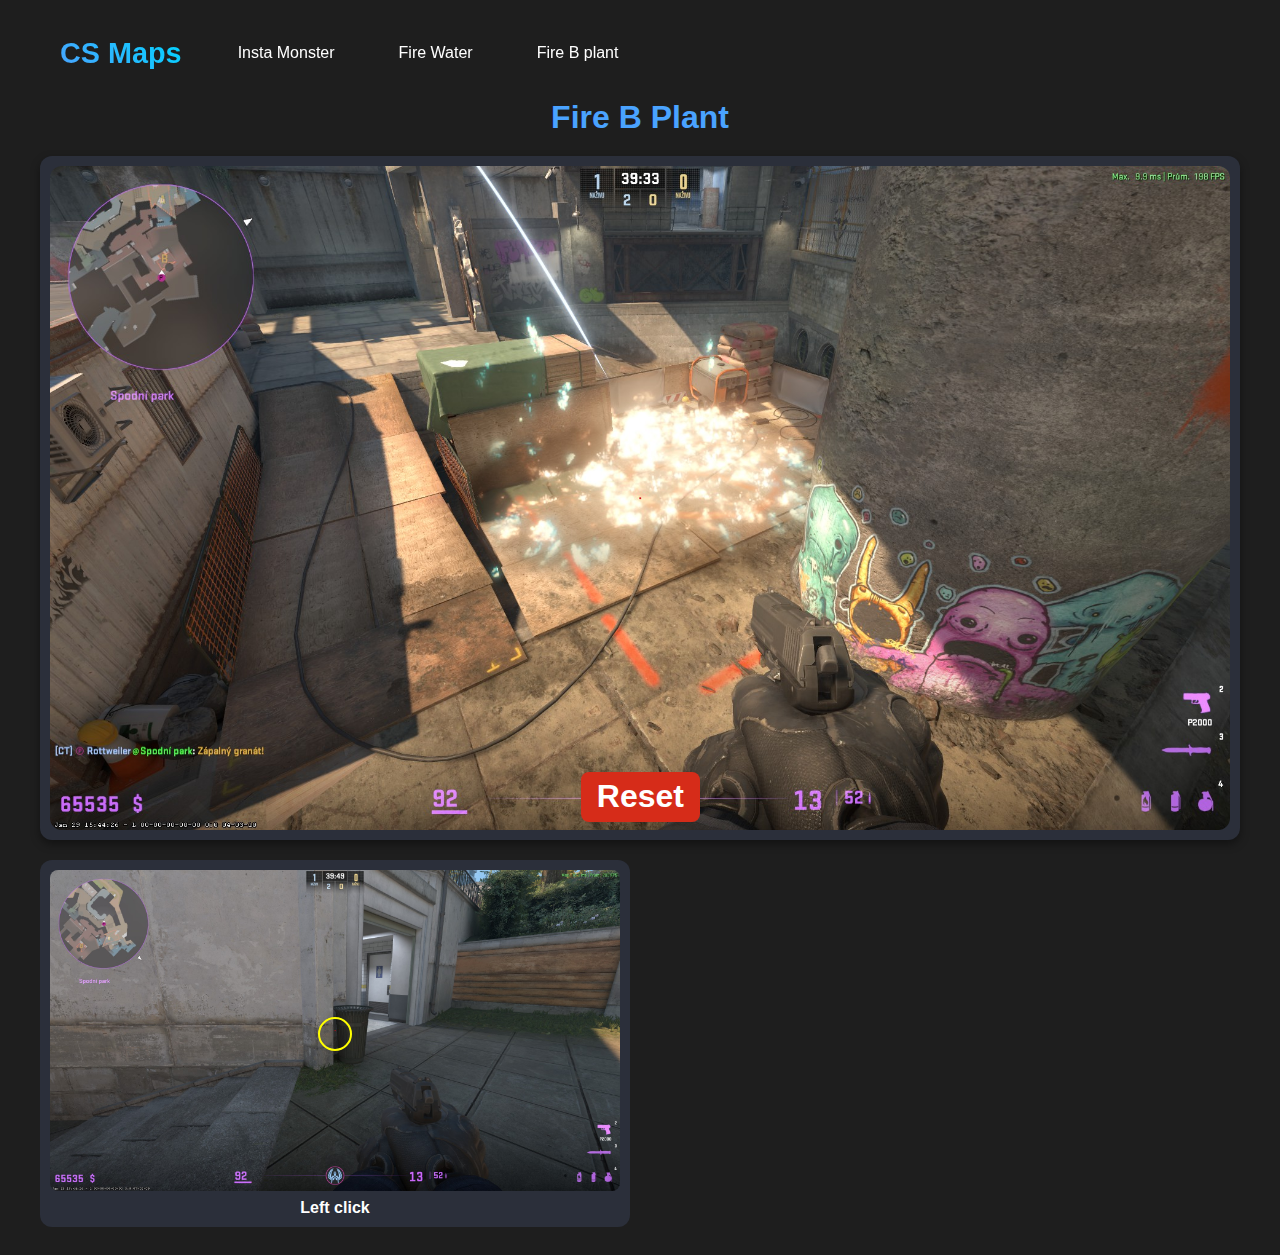
<file: Overpass/fire_b_plant.html>
<!doctype html>
<html lang="en">
  <head>
    <meta charset="UTF-8" />
    <meta name="viewport" content="width=device-width, initial-scale=1.0" />
    <title>Overpass Fire B Plant</title>
    <link rel="stylesheet" href="/style-inferno.css" />
  </head>
  <body>
    <nav class="navbar">
      <div class="nav-container">
        <a href="/index.html" class="logo">CS Maps</a>
        <ul class="nav-links">
          <li>
            <a href="/Overpass/monster.html">Insta Monster</a>
          </li>
          <li>
            <a href="/Overpass/fire.html">Fire Water</a>
          </li>
          <li>
            <a href="#" class="active">Fire B plant</a>
          </li>
        </ul>
      </div>
    </nav>

    <div class="container">
      <h1>Fire B Plant</h1>
      <!-- Velký náhled -->
      <div class="preview">
        <img
          id="mainImage"
          src="/Pic/overpass/fire_b_plant_0.jpg"
          alt="Fire B Plant Preview"
        />
        <!-- Žluté kolečko na hlavním obrázku -->
        <div id="mainMarker" class="main-marker"></div>
        <button id="resetBtn" onclick="resetImage()">Reset</button>
      </div>
      <!-- Náhledy pozic -->
      <div class="thumbnails">
        <div
          class="thumb"
          onclick="
            changeImage(
              '/Pic/overpass/fire_b_plant_1_1.jpg',
              { top: '47.2%', left: '48.2%' },
              '1',
            )
          "
        >
          <img
            src="/Pic/overpass/fire_b_plant_1.jpg"
            alt="Fire B Plant Position"
          />
          <div class="marker"></div>
          <div class="caption">Left click</div>
        </div>
      </div>
    </div>
    <script>
      function changeImage(src, markerPosition, spawnNumber) {
        var main = document.getElementById("mainImage");
        var marker = document.getElementById("mainMarker");

        // Změň obrázek
        main.src = src;

        // Nastav data-spawn atribut pro CSS targeting
        marker.setAttribute("data-spawn", spawnNumber);

        // Nastav pozici markeru a zobraz ho
        if (markerPosition) {
          marker.style.top = markerPosition.top;
          marker.style.left = markerPosition.left;
          marker.style.display = "block";
        }

        // Posun k velkému náhledu
        if (main.scrollIntoView) {
          try {
            main.scrollIntoView({ behavior: "smooth" });
          } catch (e) {
            main.scrollIntoView();
          }
        }
      }

      function resetImage() {
        var main = document.getElementById("mainImage");
        var marker = document.getElementById("mainMarker");

        // Resetuj obrázek
        main.src = "/Pic/overpass/fire_b_plant_0.jpg";

        // Skryj marker
        marker.style.display = "none";
        marker.removeAttribute("data-spawn");
      }
    </script>
  </body>
</html>
</file>
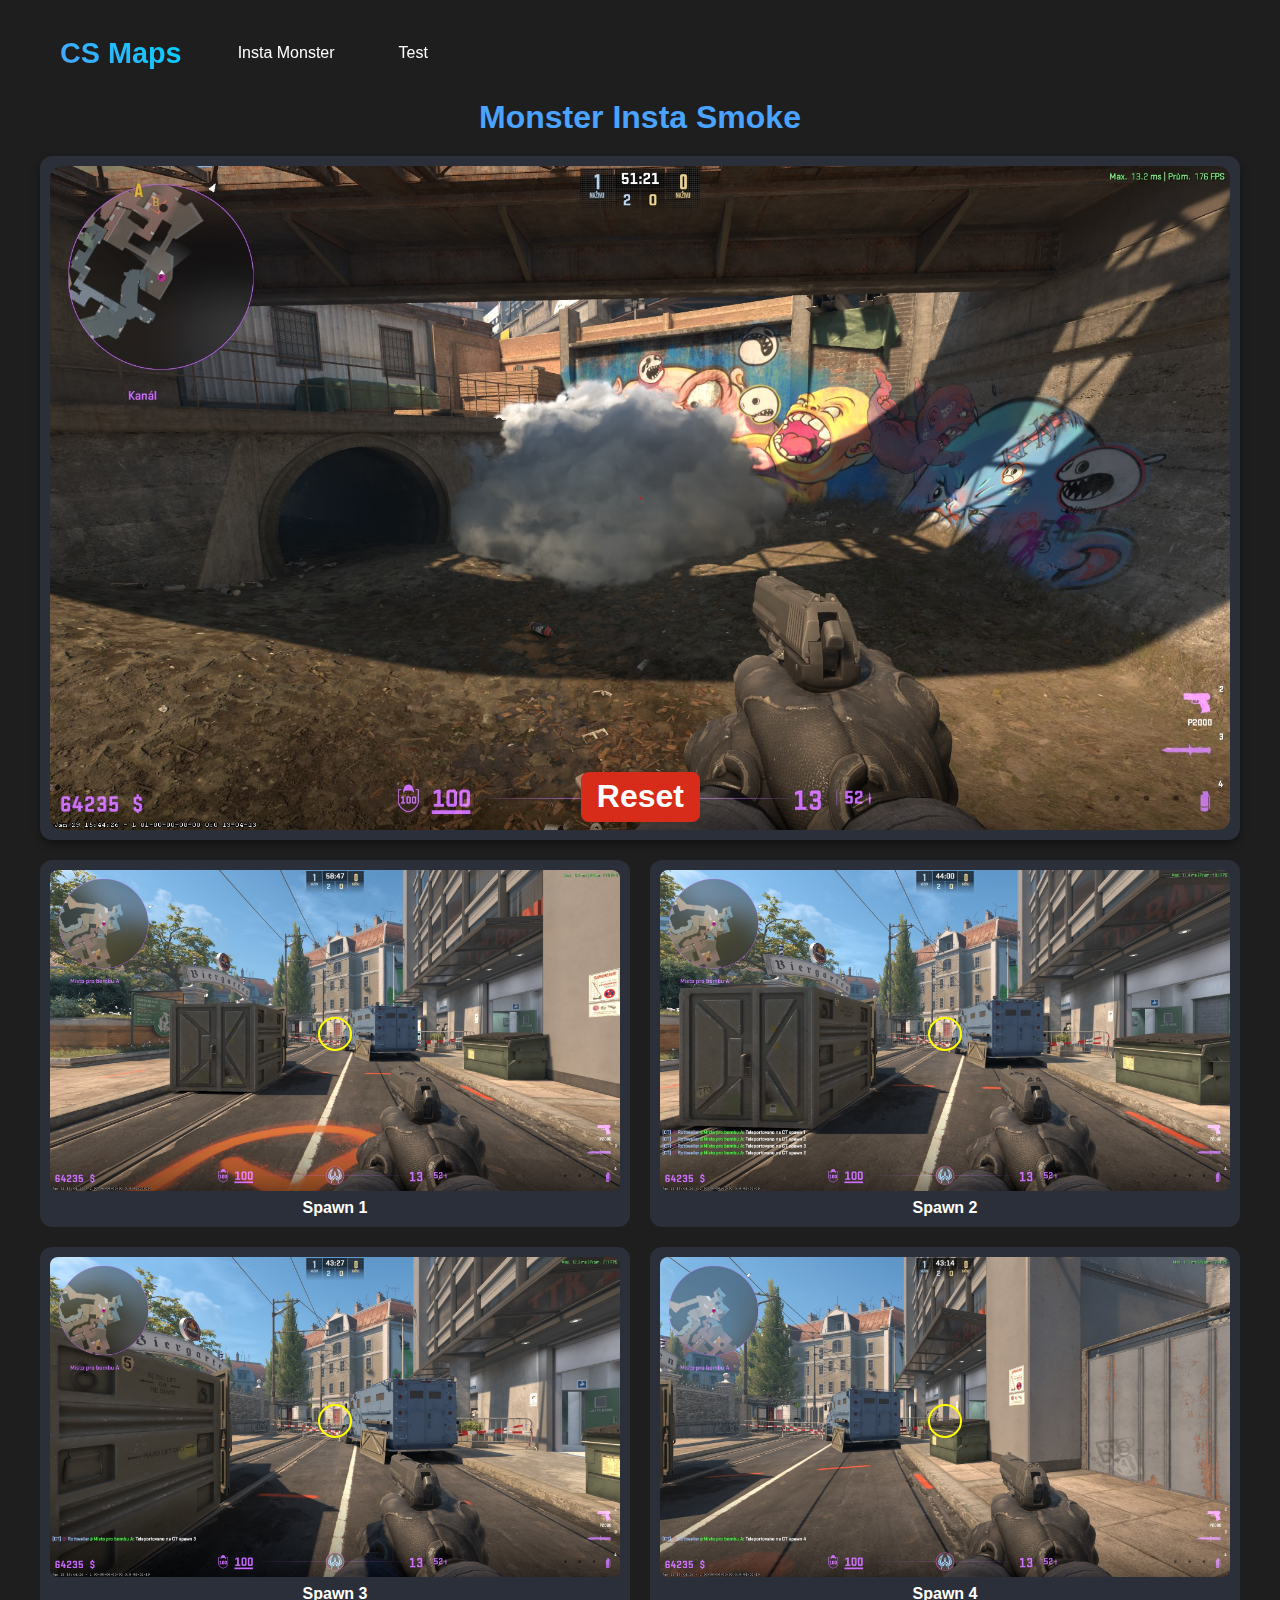
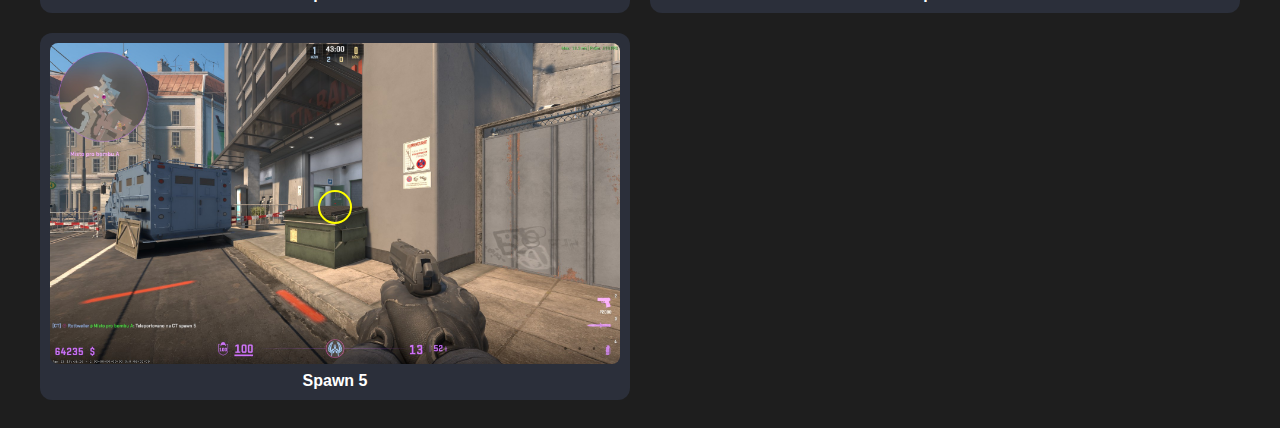
<file: Overpass/monster.html>
<!doctype html>
<html lang="en">
  <head>
    <meta charset="UTF-8" />
    <meta name="viewport" content="width=device-width, initial-scale=1.0" />
    <title>Overpass Monster Smoke</title>
    <link rel="stylesheet" href="/style-inferno.css" />
  </head>
  <body>
    <nav class="navbar">
      <div class="nav-container">
        <a href="/index.html" class="logo">CS Maps</a>
        <ul class="nav-links">
          <li>
            <a href="#" class="active">Insta Monster</a>
          </li>
          <li>
            <a href="/Overpass/test.html">Test</a>
          </li>
        </ul>
      </div>
    </nav>

    <div class="container">
      <h1>Monster Insta Smoke</h1>
      <!-- Velký náhled -->
      <div class="preview">
        <img
          id="mainImage"
          src="/Pic/overpass/overpass_0.jpg"
          alt="Monster Smoke"
        />
        <!-- Žluté kolečko na hlavním obrázku -->
        <div id="mainMarker" class="main-marker"></div>
        <button id="resetBtn" onclick="resetImage()">Reset</button>
      </div>
      <!-- 5 náhledů -->
      <div class="thumbnails">
        <div
          class="thumb"
          onclick="
            changeImage(
              '/Pic/overpass/overpass_1_1.jpg',
              { top: '84%', left: '48.2%' },
              '1',
            )
          "
        >
          <img src="/Pic/overpass/overpass_1.jpg" alt="Spawn 1" />
          <div class="marker"></div>
          <div class="caption">Spawn 1</div>
        </div>
        <div
          class="thumb"
          onclick="
            changeImage(
              '/Pic/overpass/overpass_2_2.jpg',
              { top: '35%', left: '48.2%' },
              '2',
            )
          "
        >
          <img src="/Pic/overpass/overpass_2.jpg" alt="Spawn 2" />
          <div class="marker"></div>
          <div class="caption">Spawn 2</div>
        </div>
        <div
          class="thumb"
          onclick="
            changeImage(
              '/Pic/overpass/overpass_3_3.jpg',
              { top: '58%', left: '49%' },
              '3',
            )
          "
        >
          <img src="/Pic/overpass/overpass_3.jpg" alt="Spawn 3" />
          <div class="marker"></div>
          <div class="caption">Spawn 3</div>
        </div>
        <div
          class="thumb"
          onclick="
            changeImage(
              '/Pic/overpass/overpass_4_4.jpg',
              { top: '47.2%', left: '48.2%' },
              '4',
            )
          "
        >
          <img src="/Pic/overpass/overpass_4.jpg" alt="Spawn 4" />
          <div class="marker"></div>
          <div class="caption">Spawn 4</div>
        </div>
        <div
          class="thumb"
          onclick="
            changeImage(
              '/Pic/overpass/overpass_5_5.jpg',
              { top: '47.2%', left: '48.2%' },
              '5',
            )
          "
        >
          <img src="/Pic/overpass/overpass_5.jpg" alt="Spawn 5" />
          <div class="marker"></div>
          <div class="caption">Spawn 5</div>
        </div>
      </div>
    </div>
    <script>
      function changeImage(src, markerPosition, spawnNumber) {
        var main = document.getElementById("mainImage");
        var marker = document.getElementById("mainMarker");

        // Změň obrázek
        main.src = src;

        // Nastav data-spawn atribut pro CSS targeting
        marker.setAttribute("data-spawn", spawnNumber);

        // Nastav pozici markeru a zobraz ho
        if (markerPosition) {
          marker.style.top = markerPosition.top;
          marker.style.left = markerPosition.left;
          marker.style.display = "block";
        }

        // Posun k velkému náhledu
        if (main.scrollIntoView) {
          try {
            main.scrollIntoView({ behavior: "smooth" });
          } catch (e) {
            main.scrollIntoView();
          }
        }
      }

      function resetImage() {
        var main = document.getElementById("mainImage");
        var marker = document.getElementById("mainMarker");

        // Resetuj obrázek
        main.src = "/Pic/overpass/overpass_0.jpg";

        // Skryj marker
        marker.style.display = "none";
        marker.removeAttribute("data-spawn");
      }
    </script>
  </body>
</html>
</file>
<file: style-inferno.css>
body {
  background: #1e1e1e;
  color: #fff;
  font-family: Arial, sans-serif;
  text-align: center;
  padding: 20px;
}

h1 {
  color: #4aa3ff;
  margin-bottom: 20px;
}

.container {
  max-width: 1200px;
  margin: auto;
}

.preview {
  position: relative;
  background: #2b2f3a;
  padding: 10px;
  border-radius: 12px;
  margin-bottom: 20px;
  box-shadow: 0 4px 10px rgba(0, 0, 0, 0.4);
}

#resetBtn {
  position: absolute;
  top: 90%;
  right: 45%;
  background: #d62c19;
  border: none;
  border-radius: 8px;
  padding: 0.4rem 1rem;
  font-weight: bold;
  font-size: 2rem;
  cursor: pointer;
  color: white;
}

#resetBtn:hover {
  background: #cc2411;
}

.preview img {
  position: relative;
  width: 100%;
  border-radius: 12px;
  display: block;
}

/* Žluté kolečko na hlavním náhledu */
.main-marker {
  position: absolute;
  width: 40px;
  height: 40px;
  border-radius: 50%;
  border: 3px solid yellow;
  transition: all 0.3s ease;
  display: none; /* skryté na začátku */
  z-index: 10;
  box-shadow: 0 0 10px rgba(255, 255, 0, 0.5);
}

.thumbnails {
  display: grid;
  grid-template-columns: repeat(2, 1fr);
  gap: 20px;
}

.thumb {
  position: relative;
  background: #2b2f3a;
  border-radius: 12px;
  cursor: pointer;
  padding: 10px;
  transition: transform 0.2s;
}

.marker {
  width: 30px;
  height: 30px;
  border-radius: 50%;
  border: 2px solid yellow;
  position: absolute;
  top: 42.8%;
  left: 47.2%;
}

.thumb {
  max-width: 100%;
  margin: auto;
}

.thumb:hover {
  transform: scale(1.01);
}

.thumb img {
  width: 100%;
  border-radius: 8px;
  display: block;
}

.caption {
  margin-top: 8px;
  font-weight: bold;
}

.navbar {
  position: sticky;
  top: 0;
  backdrop-filter: blur(20px);
  z-index: 1000;
}

.nav-container {
  max-width: 1400px;
  margin: 0 auto;
  padding: 0 2rem;
  display: flex;
  align-items: center;
}

.logo {
  font-size: 1.8rem;
  font-weight: 700;
  background: linear-gradient(45deg, #4aa3ff, #00d4ff);
  -webkit-background-clip: text;
  -webkit-text-fill-color: transparent;
  background-clip: text;
  text-decoration: none;
}

.nav-links {
  display: flex;
  gap: 2rem;
  list-style: none;
}

.nav-links a {
  color: #fff;
  text-decoration: none;
  font-weight: 500;
  padding: 0.5rem 1rem;
  border-radius: 8px;
  transition: all 0.3s ease;
  position: relative;
}

.nav-links a:hover {
  background: rgba(74, 163, 255, 0.2);
  transform: translateY(-2px);
}

/* Tablet responsive styles */
@media (max-width: 1024px) and (min-width: 759px) {
  .main-marker {
    width: 35px;
    height: 35px;
  }

  /* Upravené pozice pro tablety pro každý spawn */
  .main-marker[data-spawn="1"] {
    top: 57.2% !important;
    left: 47.3% !important;
  }

  .main-marker[data-spawn="2"] {
    top: 46% !important;
    left: 41% !important;
  }

  .main-marker[data-spawn="3"] {
    top: 68% !important;
    left: 47.5% !important;
  }

  .main-marker[data-spawn="4"] {
    top: 57% !important;
    left: 47.5% !important;
  }

  .main-marker[data-spawn="5"] {
    top: 82% !important;
    left: 47.5% !important;
  }

  .main-marker[data-spawn="6"] {
    top: 45.4% !important;
    left: 47.3% !important;
  }

  .main-marker[data-spawn="1_1"] {
    top: 45% !important;
    left: 47.6% !important;
  }
  .main-marker[data-spawn="2_1"] {
    top: 45% !important;
    left: 47.4% !important;
  }
  .main-marker[data-spawn="3_1"] {
    top: 56.5% !important;
    left: 47.7% !important;
  }
  .main-marker[data-spawn="4_1"] {
    top: 68% !important;
    left: 47.6% !important;
  }
  .main-marker[data-spawn="5_1"] {
    top: 56.9% !important;
    left: 47.6% !important;
  }
  .main-marker[data-spawn="6_1"] {
    top: 45.3% !important;
    left: 53.9% !important;
  }

  .main-marker[data-spawn="1_2"] {
    top: 45% !important;
    left: 47.6% !important;
  }
  .main-marker[data-spawn="2_2"] {
    top: 56% !important;
    left: 47.4% !important;
  }
  .main-marker[data-spawn="3_2"] {
    top: 56.5% !important;
    left: 47.7% !important;
  }
  .main-marker[data-spawn="4_2"] {
    top: 45% !important;
    left: 47.6% !important;
  }
  .main-marker[data-spawn="5_2"] {
    top: 45% !important;
    left: 47.6% !important;
  }
  .main-marker[data-spawn="6_2"] {
    top: 56% !important;
    left: 47.5% !important;
  }
  .main-marker[data-spawn="7_2"] {
    top: 56% !important;
    left: 47.5% !important;
  }
  .main-marker[data-spawn="8_2"] {
    top: 53.3% !important;
    left: 47.5% !important;
  }
  .main-marker[data-spawn="1_3"] {
    top: 55.4% !important;
    left: 47.5% !important;
  }
  .main-marker[data-spawn="1_4"] {
    top: 45.3% !important;
    left: 47.5% !important;
  }
  .main-marker[data-spawn="1_5"] {
    top: 45.3% !important;
    left: 47.5% !important;
  }
  .main-marker[data-spawn="2_5"] {
    top: 45.3% !important;
    left: 40.9% !important;
  }

  #resetBtn {
    top: 91.6%;
    right: 45.8%;
    font-size: 1.3rem;
    padding: 0.3rem 0.8rem;
  }
  /* iPad 3 a starší tablety - flexbox řešení */
  @media (max-width: 1024px) and (min-width: 481px) {
    .thumbnails {
      display: -webkit-flex !important;
      display: flex !important;
      flex-wrap: wrap;
      justify-content: space-between;
      gap: 15px;
    }

    .thumb {
      flex: 0 1 calc(50% - 7px) !important;
      width: calc(50% - 7px) !important;
      min-width: 0;
      box-sizing: border-box;
    }

    .main-marker {
      width: 35px;
      height: 35px;
    }
  }
}
</file>
<file: style.css>
/* Reset a základní styly */
* {
  margin: 0;
  padding: 0;
  box-sizing: border-box;
}

body {
  font-family: "Arial", sans-serif;
  background-color: #1a1a1a;
  color: #ffffff;
  line-height: 1.6;
}

/* Navigace */
.navbar {
  position: fixed;
  top: 0;
  left: 0;
  width: 100%;
  background-color: #0d1117;
  backdrop-filter: blur(10px);
  border-bottom: 1px solid #30363d;
  padding: 10px 0;
  z-index: 1000;
  box-shadow: 0 2px 10px rgba(0, 0, 0, 0.3);
}

.nav-container {
  max-width: 1200px;
  margin: 0 auto;
  display: flex;
  align-items: center;
  justify-content: space-between;
  padding: 0 20px;
}

.logo {
  font-size: 1.5rem;
  font-weight: bold;
  color: #ff6b35;
  text-decoration: none;
}

.nav-links {
  display: flex;
  list-style: none;
  gap: 30px;
}

.nav-links a {
  color: #ffffff;
  text-decoration: none;
  font-size: 0.9rem;
  transition: color 0.3s ease;
  padding: 5px 10px;
  border-radius: 4px;
}

.nav-links a:hover {
  color: #ff6b35;
  background-color: rgba(255, 107, 53, 0.1);
}

/* Floating Navigation */
.floating-nav {
  position: fixed;
  top: 60px;
  left: 0;
  width: 100%;
  background-color: #0d1117;
  backdrop-filter: blur(10px);
  border-bottom: 1px solid #30363d;
  padding: 10px 0;
  z-index: 999;
  opacity: 0;
  visibility: hidden;
  transform: translateY(-100%);
  transition: all 0.4s cubic-bezier(0.4, 0, 0.2, 1);
  box-shadow: 0 2px 10px rgba(0, 0, 0, 0.3);
}

.floating-nav.visible {
  opacity: 1;
  visibility: visible;
  transform: translateY(0);
}

.floating-nav-content {
  max-width: 1200px;
  margin: 0 auto;
  display: flex;
  align-items: center;
  justify-content: center;
  padding: 0 20px;
  gap: 20px;
}

.floating-nav-title {
  color: #ff6b35;
  font-size: 0.9rem;
  font-weight: bold;
  text-transform: uppercase;
  letter-spacing: 1px;
  white-space: nowrap;
  margin-right: 20px;
}

.floating-nav-links {
  display: flex;
  flex-wrap: wrap;
  gap: 7px;
  justify-content: center;
  align-items: center;
}

.floating-nav-links a {
  color: #37ff00;
  text-decoration: none;
  font-size: 0.85rem;
  transition: color 0.3s ease;
  padding: 0px 7px;
  border-radius: 4px;
  border: 1px solid transparent;
  white-space: nowrap;
}

.floating-nav-links a:hover {
  color: #ff6b35;
  background-color: rgba(255, 107, 53, 0.1);
  border-color: rgba(255, 107, 53, 0.3);
}

/* Static Quick Navigation */
.quick-nav {
  background-color: #21262d;
  border-radius: 8px;
  padding: 15px;
  margin: 20px 0 30px 0;
  border: 1px solid #30363d;
}

.quick-nav h4 {
  color: #ff6b35;
  margin-bottom: 12px;
  font-size: 1rem;
  text-align: center;
}

.quick-nav-links {
  display: grid;
  grid-template-columns: repeat(auto-fit, minmax(100px, 1fr));
  gap: 8px;
  list-style: none;
}

.quick-nav-links a {
  display: block;
  text-align: center;
  padding: 6px 10px;
  background-color: #30363d;
  color: #ffffff;
  text-decoration: none;
  border-radius: 4px;
  font-size: 0.85rem;
  transition: all 0.3s ease;
  border: 1px solid transparent;
}

.quick-nav-links a:hover {
  background-color: #ff6b35;
  color: #ffffff;
  transform: translateY(-2px);
}

/* Hlavní obsah */
.main-content {
  margin-top: 120px;
  padding: 40px 20px;
}

.container {
  max-width: 1200px;
  margin: 0 auto;
}

.section {
  margin-bottom: 80px;
  scroll-margin-top: 130px;
}

.section-title {
  font-size: 2.5rem;
  margin-bottom: 1.5rem;
  text-align: center;
  color: #ff6b35;
  text-transform: uppercase;
  letter-spacing: 2px;
}

.section-title-smoke {
  font-size: 1.5rem;
  margin-bottom: 1.5rem;
  text-align: center;
  color: #ff6b35;
  text-transform: uppercase;
  letter-spacing: 2px;
}

.image-grid {
  display: grid;
  grid-template-columns: 1fr;
  gap: 3rem;
  margin-bottom: 60px;
}

/* IMAGE CONTAINER - styly pro obrázky */
.image-container {
  position: relative;
  background-color: #21262d;
  border-radius: 8px;
  overflow: hidden;
  box-shadow: 0 4px 15px rgba(0, 0, 0, 0.3);
  transition: transform 0.3s ease;
  text-align: center;
  display: flex;
  justify-content: center;
  align-items: center;
  width: 80%;
  margin: 0 auto;
  scroll-margin-top: 140px;
}

/* Wrapper pro obrázek který zachová poměr stran a umožní správné pozicování kroužků */
.image-wrapper {
  position: relative;
  width: 100%;
  height: auto;
  display: inline-block;
}

/* PŘEKRYTÍ OBRÁZKŮ - Position a Throw se překrývají na -8% */
.overlapped {
  margin-top: -18.6%;
}

.image-placeholder {
  background: linear-gradient(135deg, #30363d, #21262d);
  font-size: 1.1rem;
  color: #8b949e;
  border: 2px dashed #30363d;
  padding: 100px 50px;
  margin: 0 auto;
  display: flex;
  align-items: center;
  justify-content: center;
  min-height: 300px;
}

.image-placeholder::before {
  content: attr(data-text);
}

/* STYLY PRO OBRÁZKY - zajistí responsivní chování */
.image-container img {
  width: 100%;
  height: auto;
  display: block;
  margin: 0 auto;
}

.image-label {
  position: absolute;
  bottom: 0;
  left: 0;
  right: 0;
  background: rgb(0, 0, 0);
  color: #ffffff;
  padding: 15px;
  font-weight: bold;
  text-align: center;
  font-size: 20px;
  z-index: 5;
}

/* ŽLUTÝ KROUŽEK - drží pozici na obrázku na všech zařízeních */
.moveable-circle {
  position: absolute;
  width: 50px;
  height: 50px;
  border-radius: 50%;
  z-index: 10;
  border: 3px solid #d4ff00;

  /* Pozice relativně k obrázku */
  top: var(--circle-top, 50%);
  left: var(--circle-left, 50%);
  transform: translate(-50%, -50%);
  /* Světelný efekt */
  box-shadow: 0 0 10px rgba(212, 255, 0, 0.5);
}

/* Smooth scrolling */
html {
  scroll-behavior: smooth;
}

/* Responzivní design */
@media (max-width: 1024px) {
  .floating-nav-content {
    padding: 0 15px;
    gap: 15px;
  }

  .floating-nav-title {
    font-size: 0.8rem;
    margin-right: 15px;
  }

  .floating-nav-links {
    gap: 12px;
  }

  .floating-nav-links a {
    font-size: 0.8rem;
    padding: 6px 10px;
  }
}

@media (max-width: 768px) {
  .floating-nav {
    padding: 8px 0;
  }

  .floating-nav-content {
    flex-direction: column;
    gap: 10px;
    padding: 0 15px;
  }

  .floating-nav-title {
    margin-right: 0;
    margin-bottom: 5px;
    font-size: 0.75rem;
  }

  .floating-nav-links {
    gap: 6px;
    justify-content: center;
  }

  .floating-nav-links a {
    font-size: 0.75rem;
    padding: 5px 8px;
  }

  .main-content {
    margin-top: 140px;
  }

  .quick-nav-links {
    grid-template-columns: repeat(auto-fit, minmax(80px, 1fr));
    gap: 6px;
  }

  .quick-nav-links a {
    padding: 5px 8px;
    font-size: 0.8rem;
  }

  /* Responzivní kroužek - menší na tabletu */
  .moveable-circle {
    width: 35px;
    height: 35px;
    border-width: 2px;
  }

  .nav-links {
    gap: 15px;
    font-size: 0.8rem;
  }

  .nav-container {
    padding: 0 15px;
  }

  .logo {
    font-size: 1.3rem;
  }

  .section-title {
    font-size: 2rem;
  }

  .image-grid {
    gap: 15px;
  }

  .image-label {
    font-size: 16px;
    padding: 10px;
  }
}

@media (max-width: 480px) {
  .floating-nav-title {
    font-size: 0.7rem;
  }

  .floating-nav-links a {
    font-size: 0.7rem;
    padding: 4px 6px;
  }

  .main-content {
    margin-top: 150px;
  }

  .quick-nav-links {
    grid-template-columns: repeat(auto-fit, minmax(70px, 1fr));
    gap: 5px;
  }

  .quick-nav-links a {
    padding: 4px 6px;
    font-size: 0.75rem;
  }

  /* Ještě menší kroužek na mobilních zařízeních */
  .moveable-circle {
    width: 25px;
    height: 25px;
    border-width: 2px;
  }

  .nav-links {
    gap: 10px;
    font-size: 0.7rem;
  }

  .section-title {
    font-size: 1.5rem;
  }

  .image-label {
    font-size: 14px;
    padding: 8px;
  }
}
</file>
